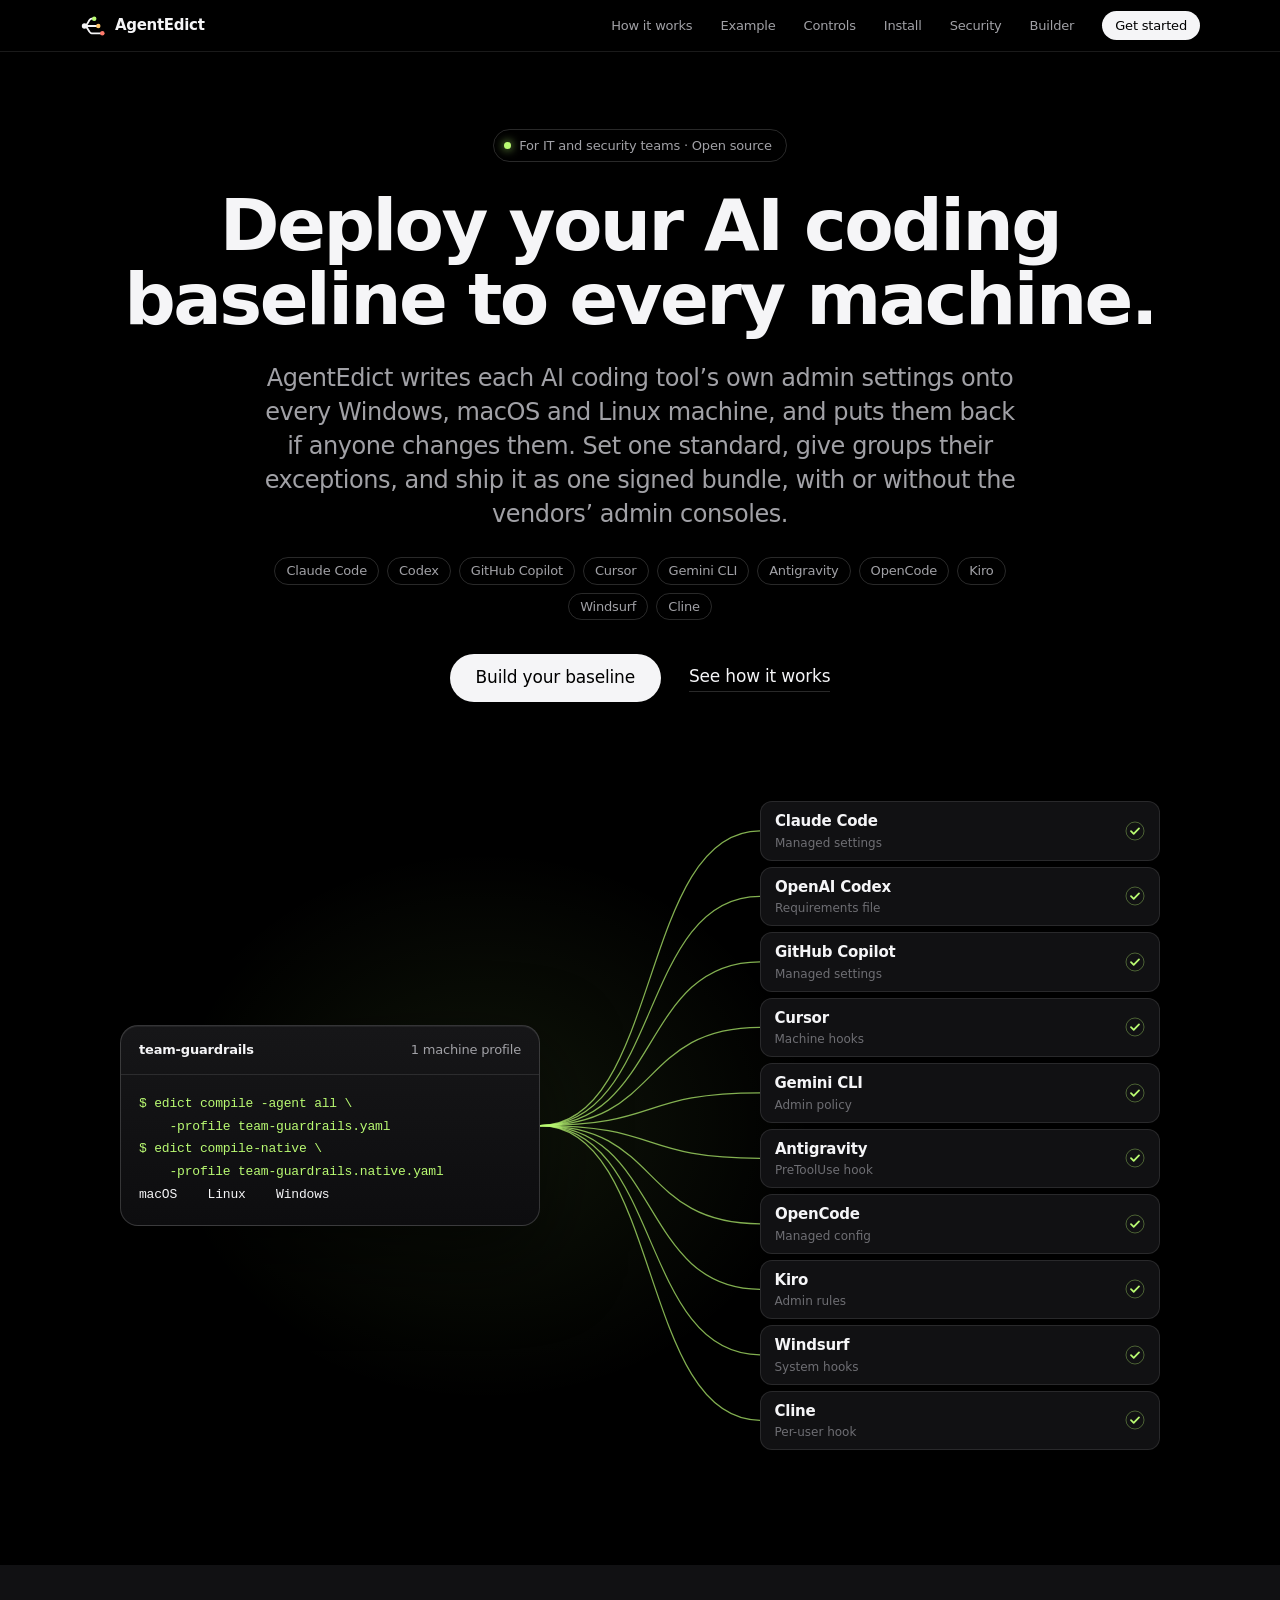
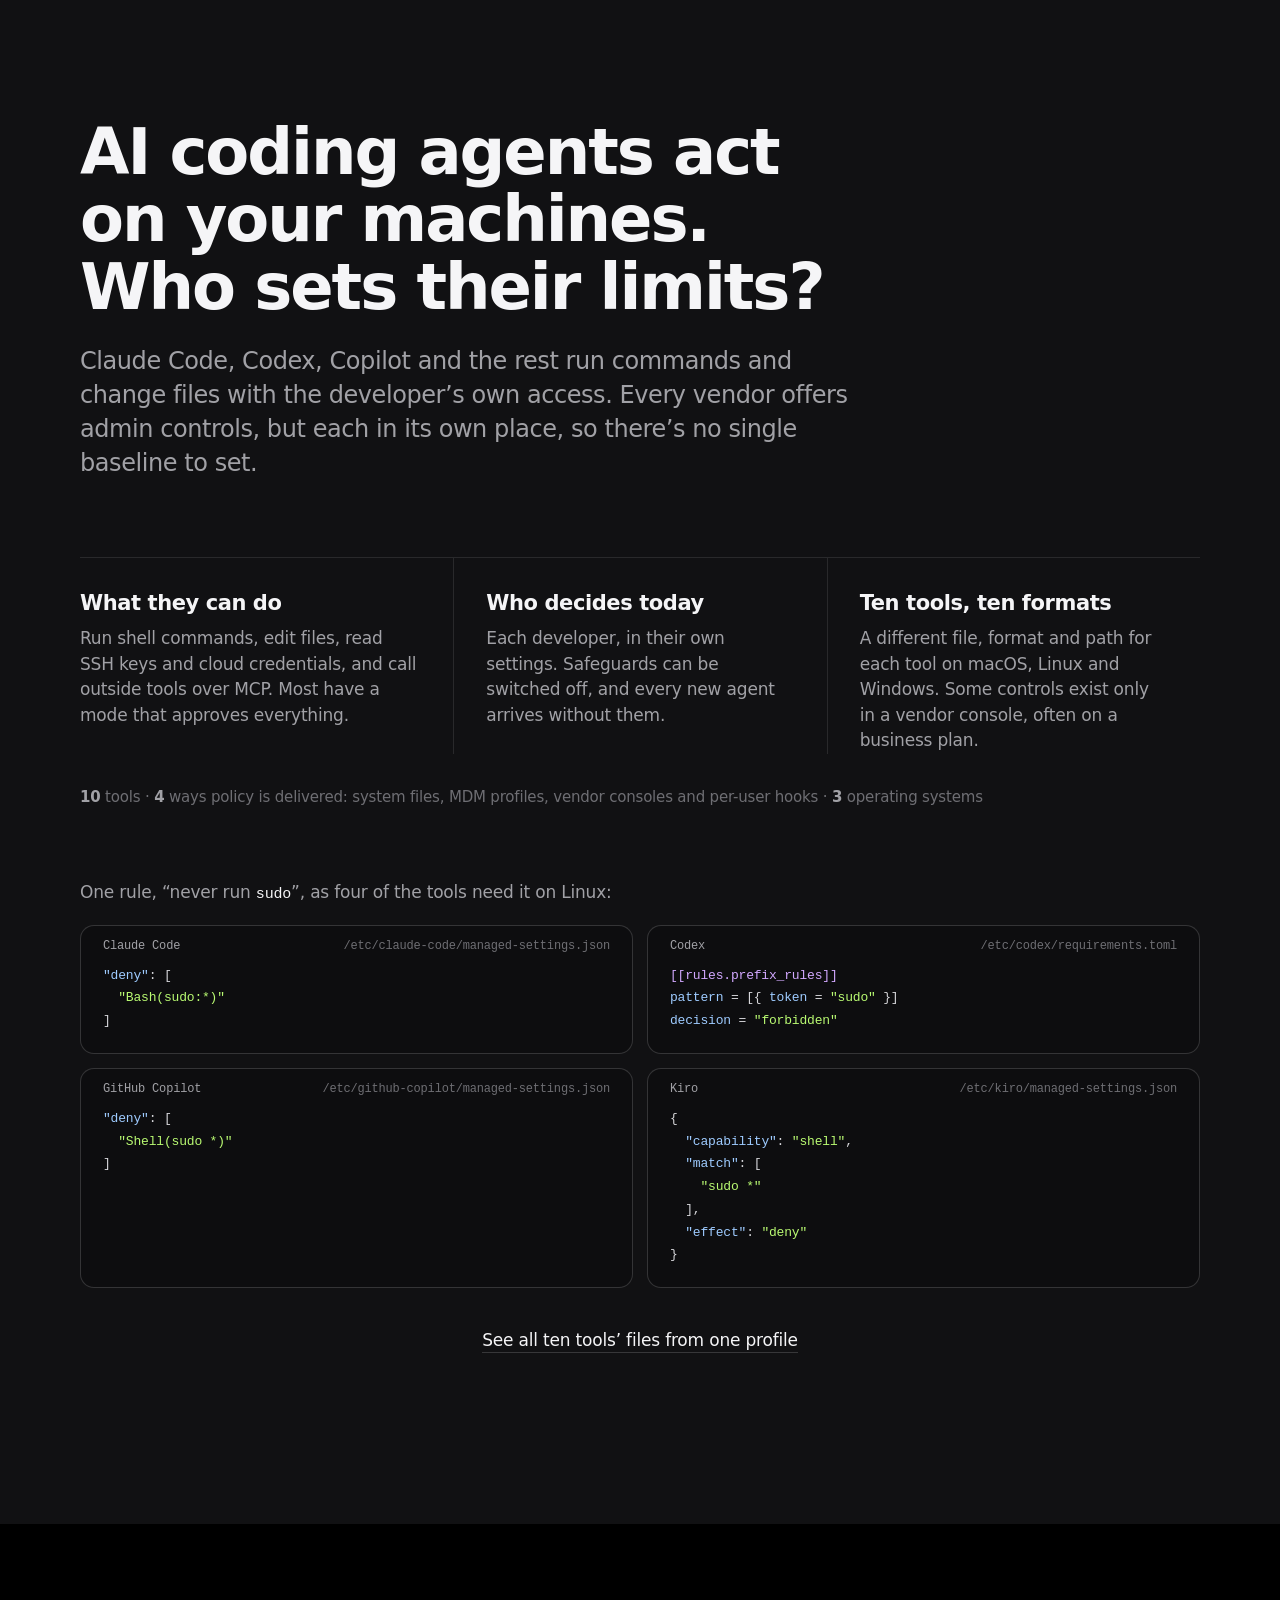
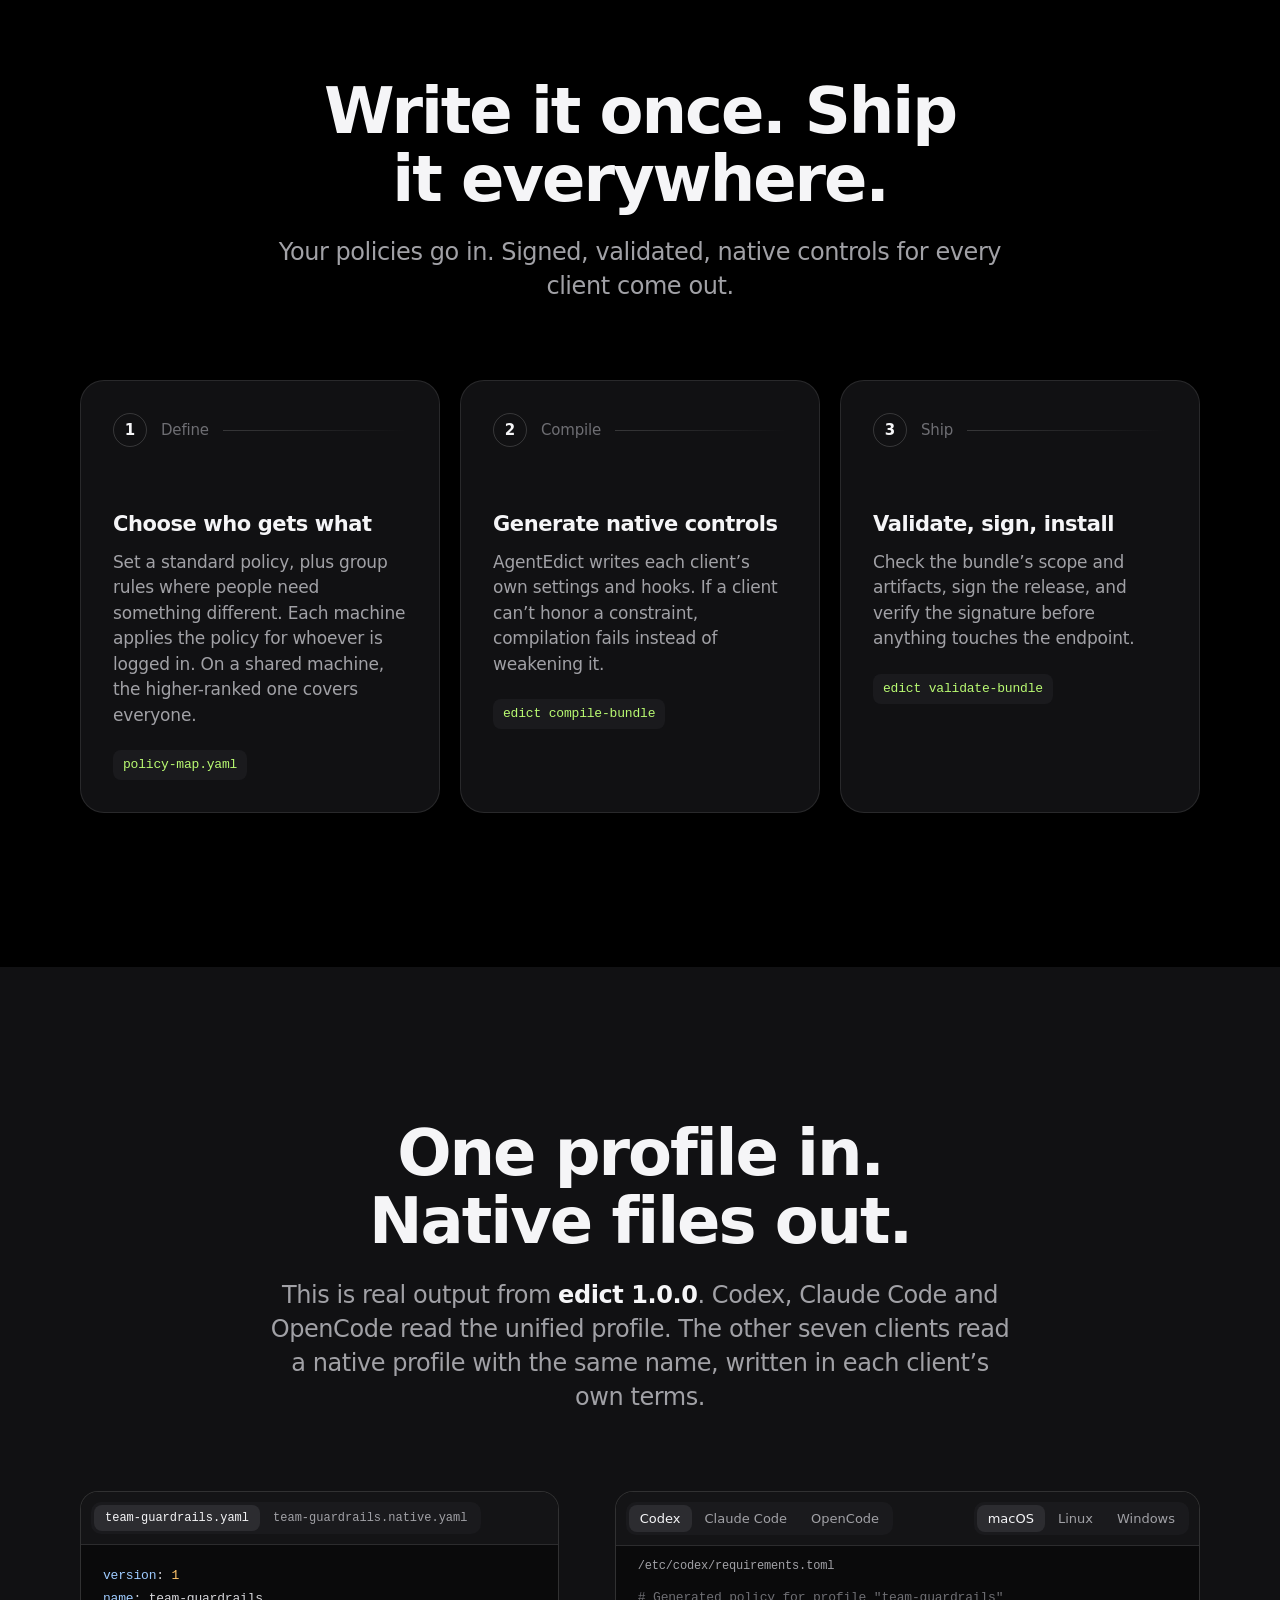
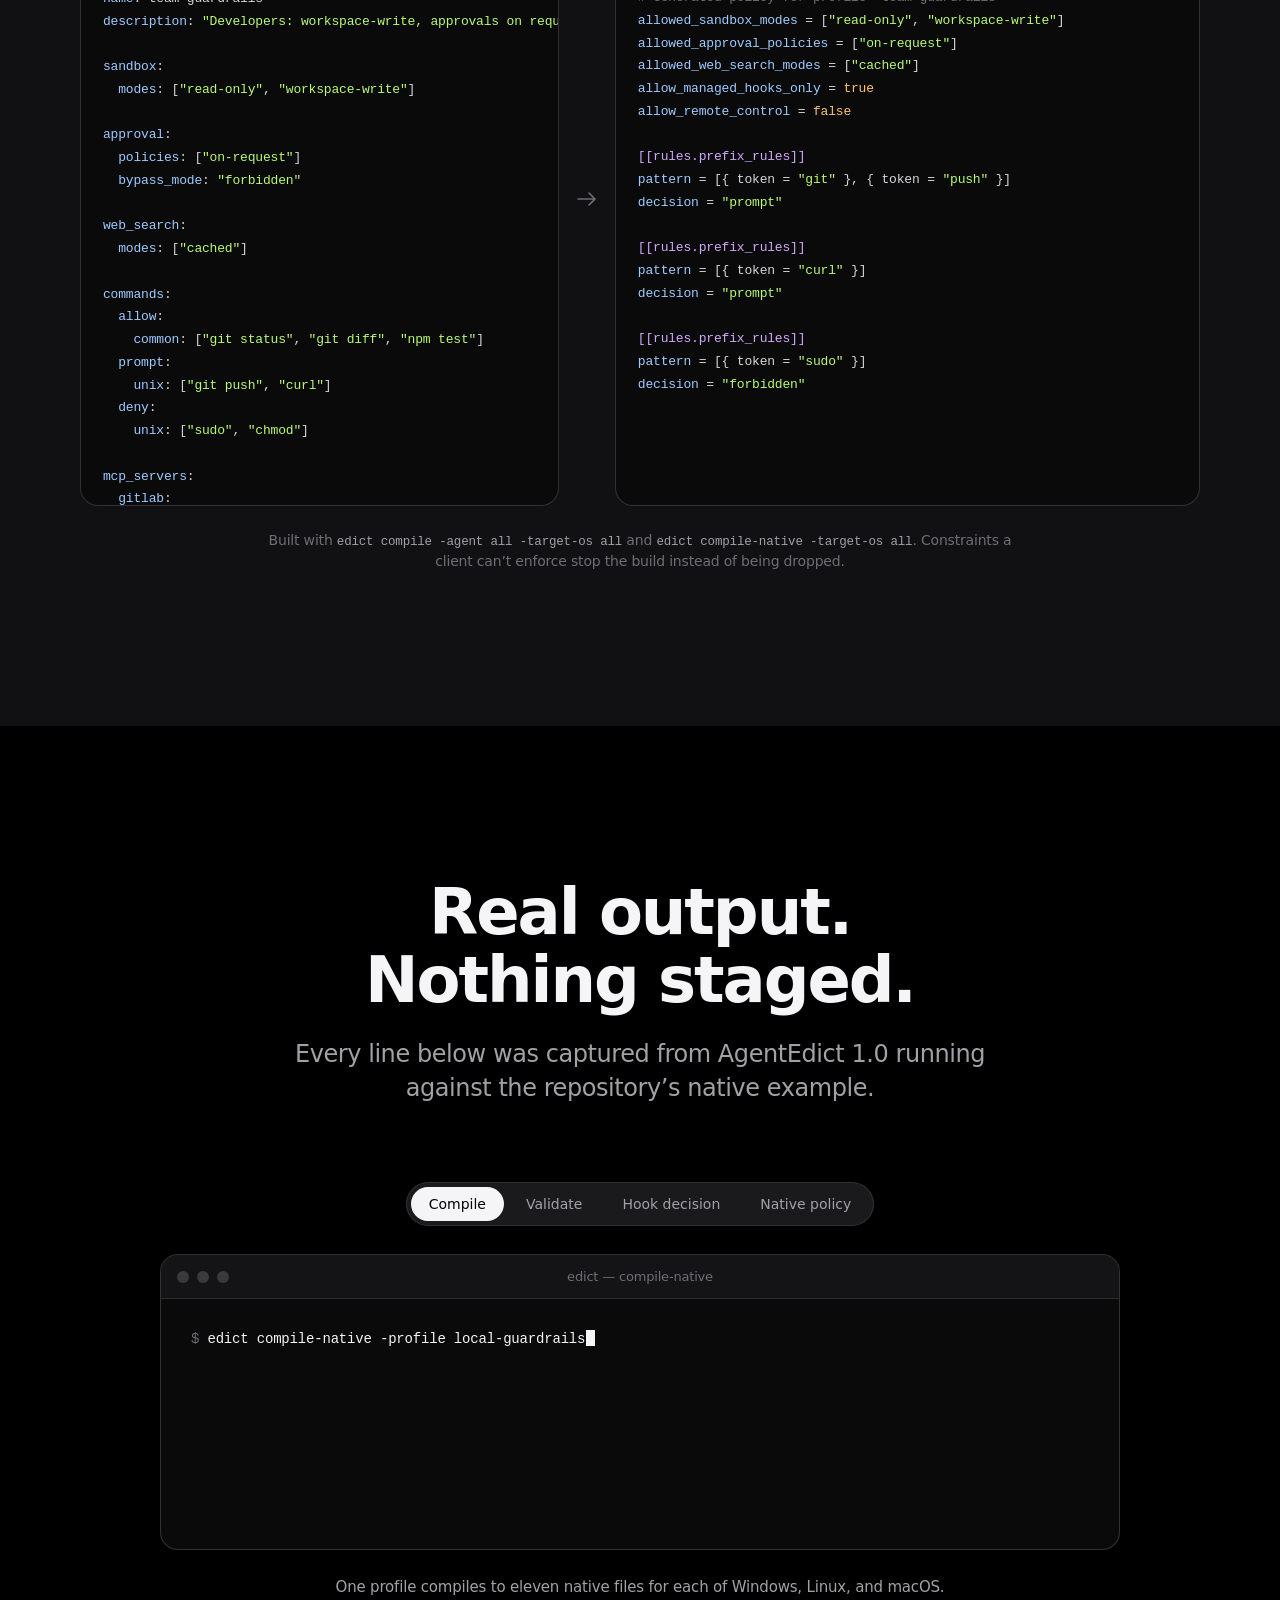
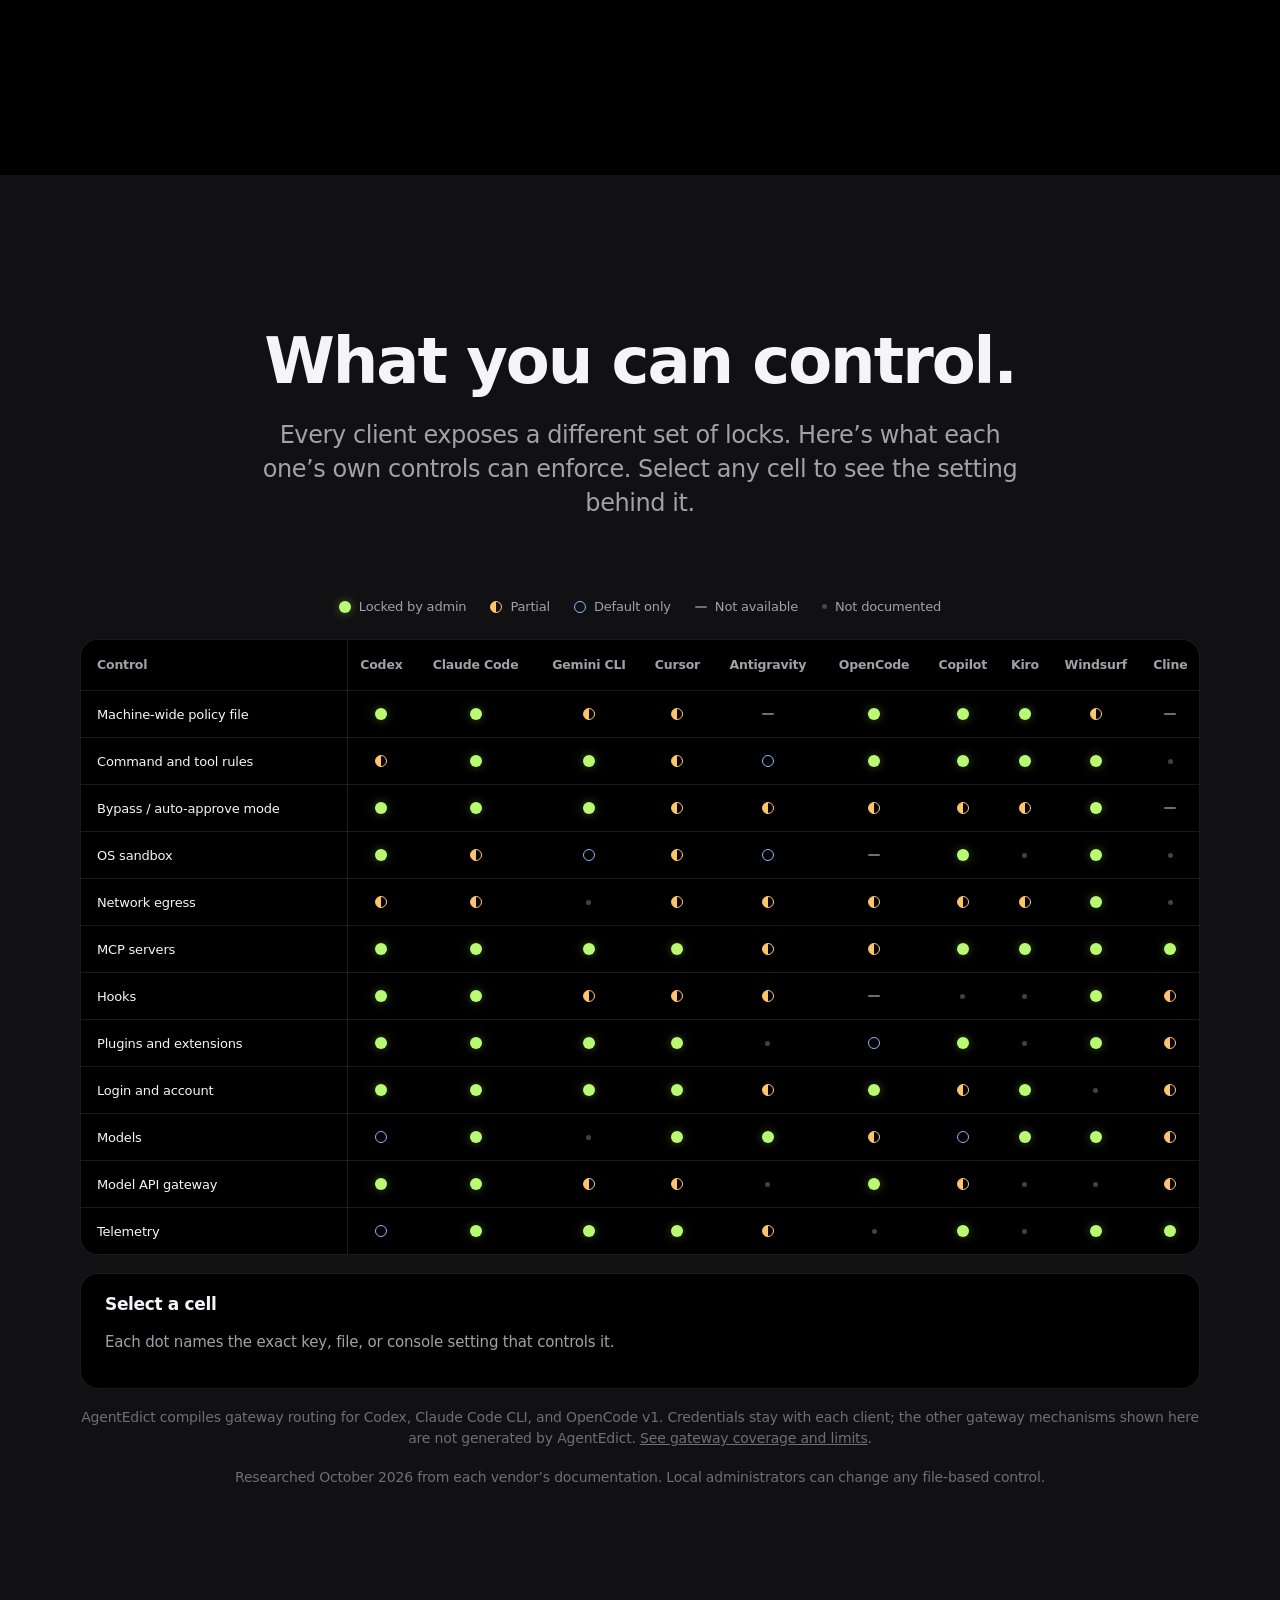
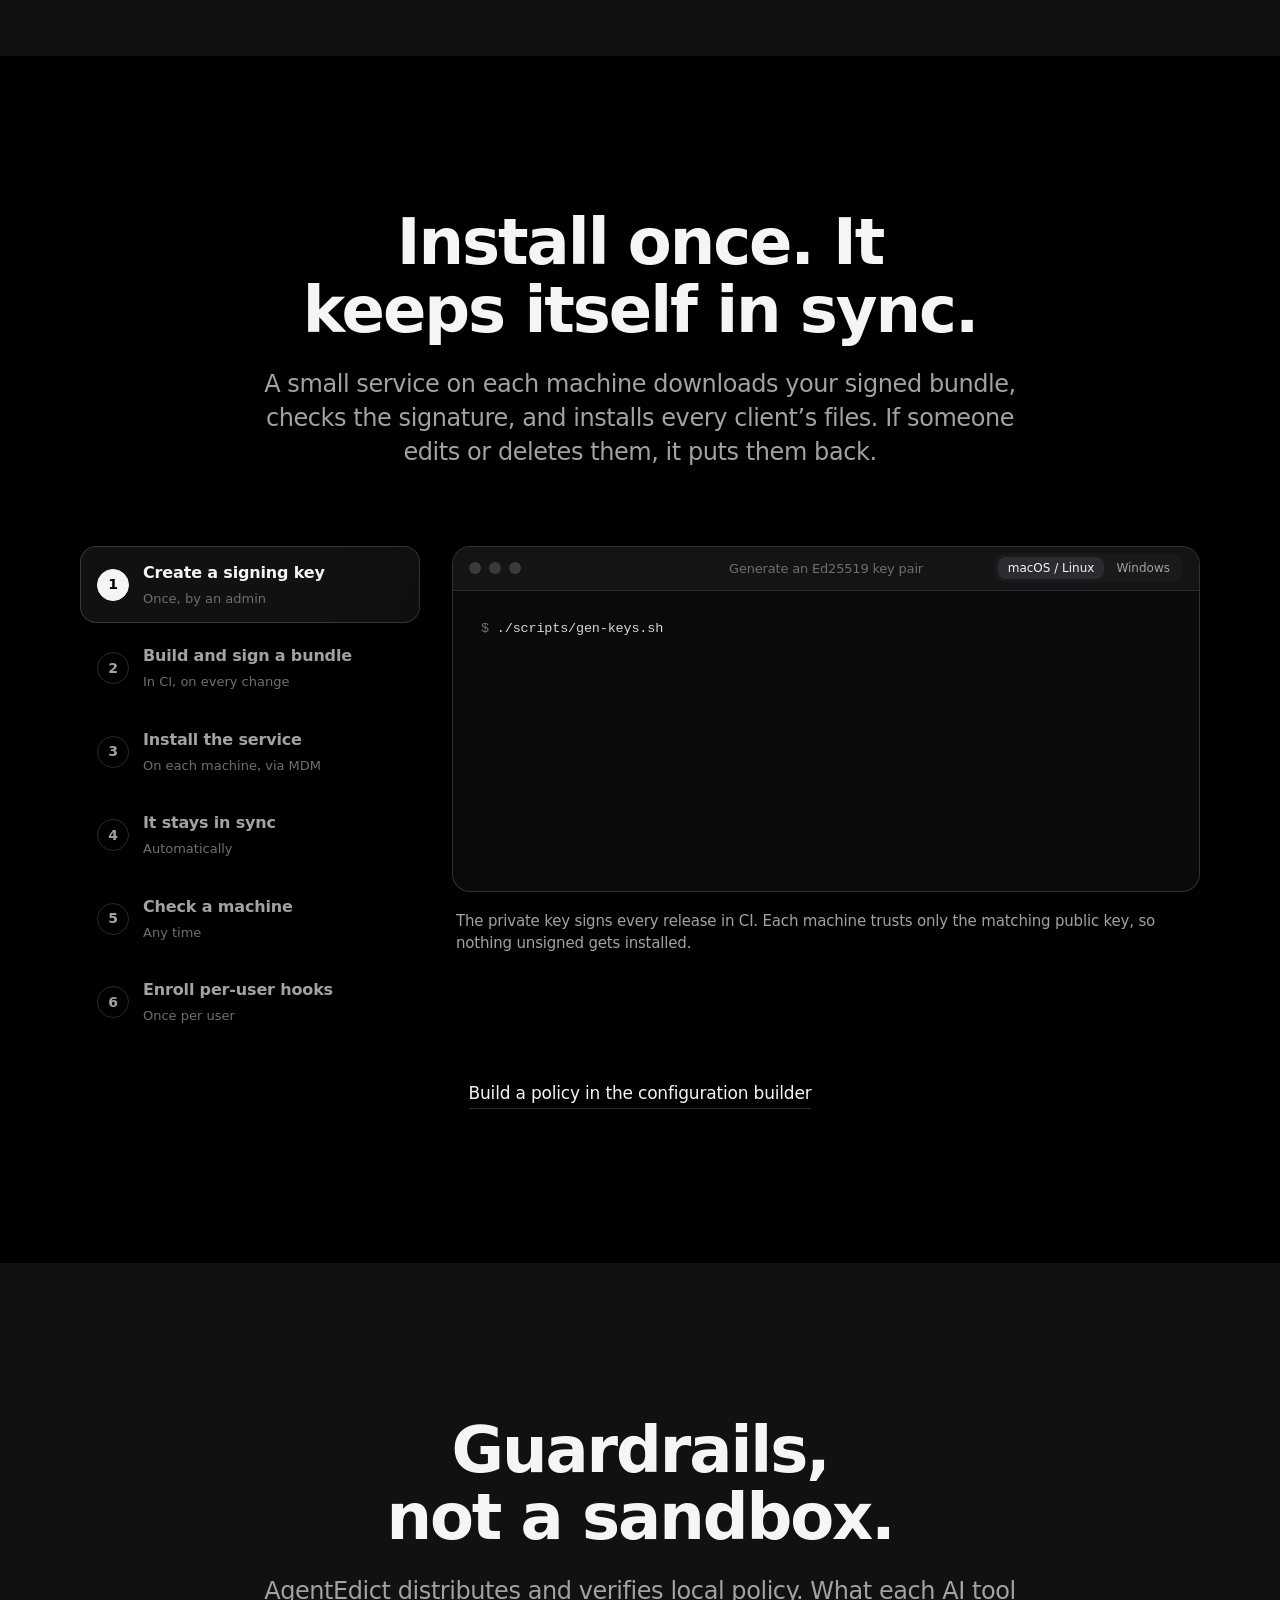
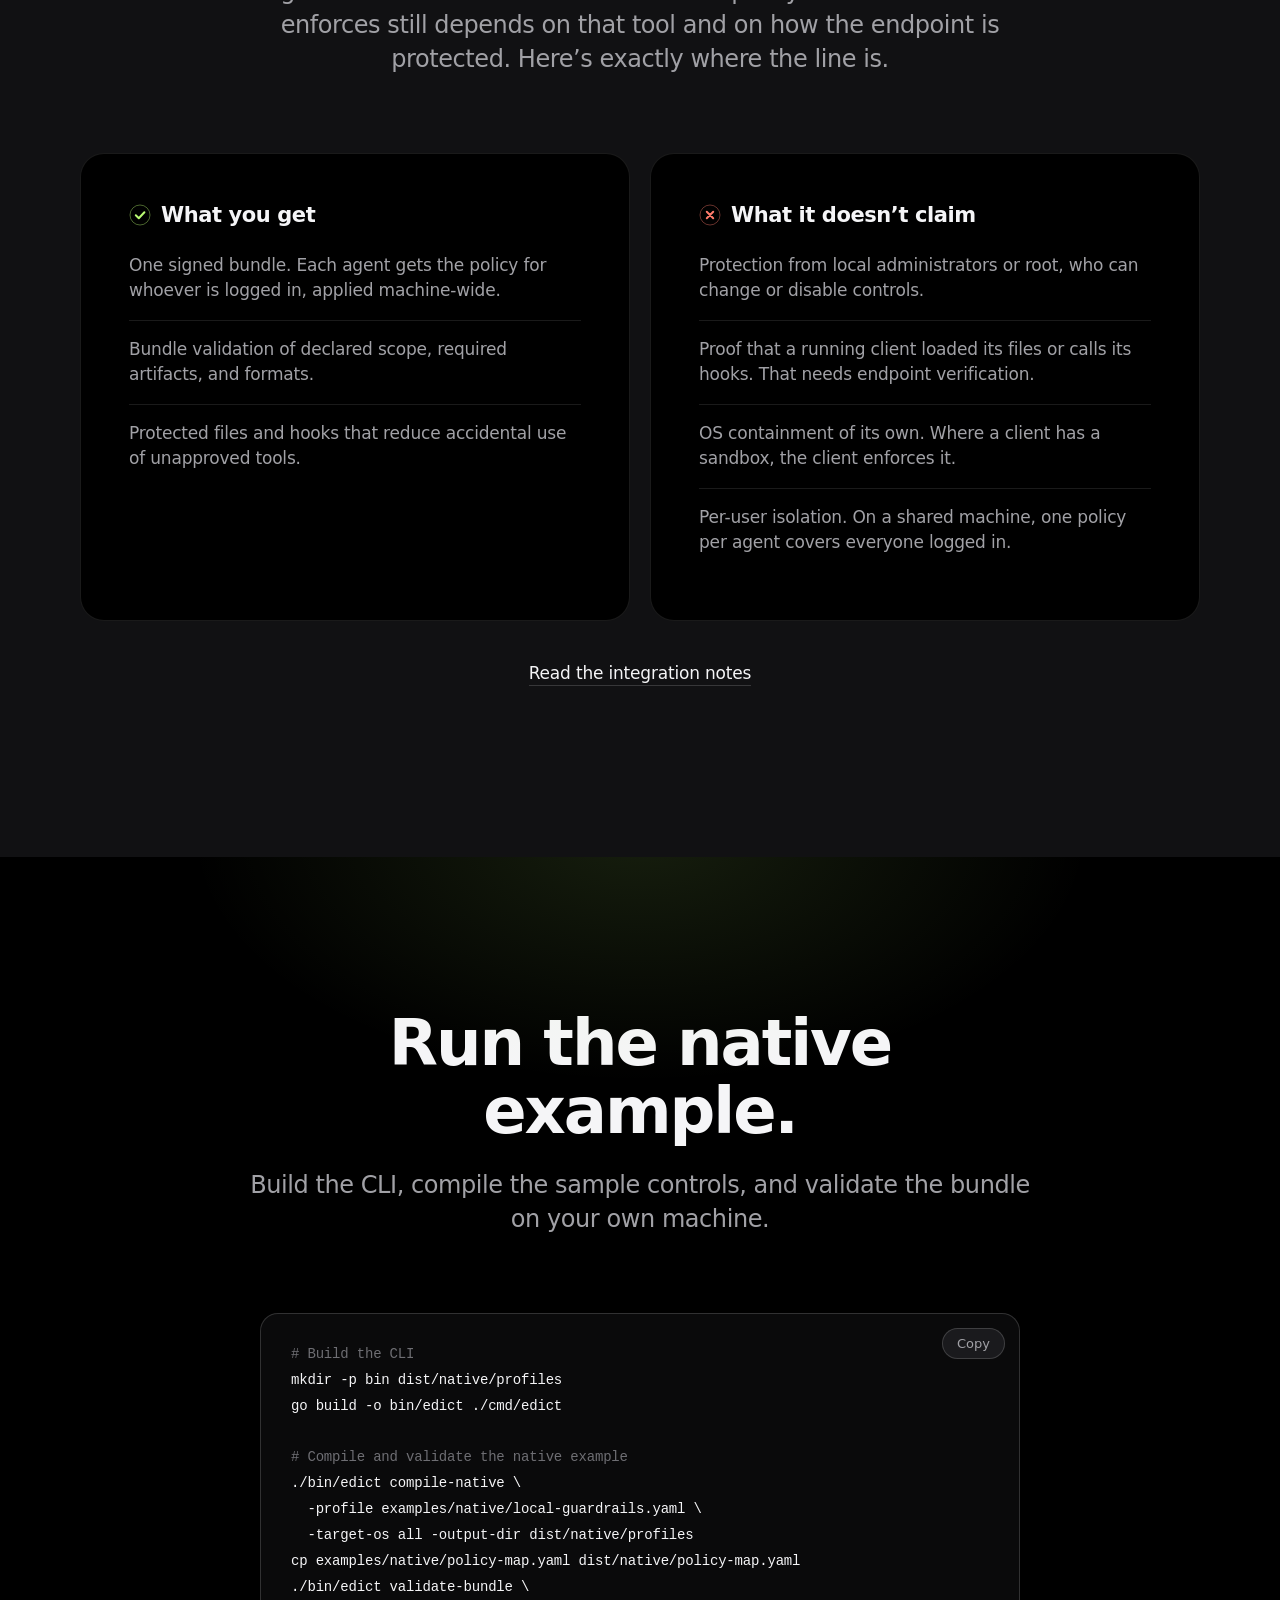
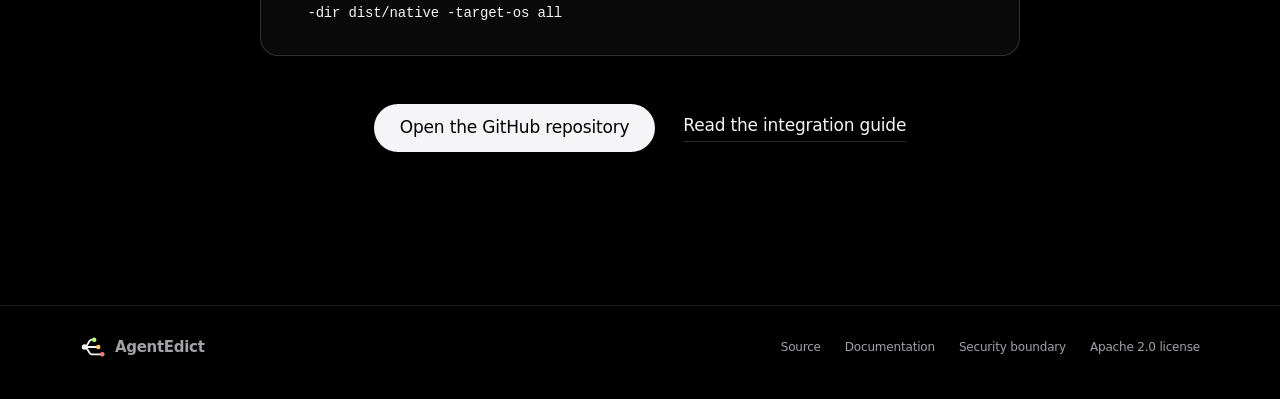
<file: public/index.html>
<!doctype html>
<html lang="en">
<head>
  <meta charset="utf-8">
  <meta name="viewport" content="width=device-width, initial-scale=1">
  <meta name="theme-color" content="#000000">
  <meta name="color-scheme" content="dark">
  <meta name="description" content="AgentEdict deploys your AI coding baseline to every machine. It writes the admin settings for Claude Code, Codex, GitHub Copilot, Cursor, Gemini CLI, Antigravity, OpenCode, Kiro, Windsurf and Cline on Windows, macOS and Linux, and puts them back if anyone changes them. Open source.">
  <link rel="icon" href="assets/favicon.svg" type="image/svg+xml">
  <link rel="icon" href="assets/favicon-32.png" sizes="32x32" type="image/png">
  <link rel="apple-touch-icon" href="assets/apple-touch-icon.png">
  <title>AgentEdict — Deploy your AI coding baseline to every machine</title>
  <style>
    :root {
      --bg: #000;
      --surface: #111113;
      --surface-2: #1a1a1d;
      --text: #f5f5f7;
      --text-2: #a1a1a6;
      --text-3: #6e6e73;
      --line: rgba(255,255,255,.1);
      --line-2: rgba(255,255,255,.16);
      --allow: #b9fa72;
      --deny: #ff7a6b;
      --hook: #ffc56b;
      --max: 1120px;
      --sans: -apple-system, BlinkMacSystemFont, "SF Pro Display", "SF Pro Text", "Segoe UI Variable Display", "Segoe UI", system-ui, Roboto, "Helvetica Neue", sans-serif;
      --mono: ui-monospace, "SF Mono", SFMono-Regular, "Cascadia Code", Menlo, Consolas, monospace;
      --ease: cubic-bezier(.22,.61,.36,1);
    }
    *, *::before, *::after { box-sizing: border-box; }
    html { scroll-behavior: smooth; -webkit-text-size-adjust: 100%; }
    body { margin: 0; background: var(--bg); color: var(--text); font: 17px/1.5 var(--sans); letter-spacing: -.011em; -webkit-font-smoothing: antialiased; -moz-osx-font-smoothing: grayscale; }
    a { color: inherit; }
    ::selection { background: var(--allow); color: #000; }
    :focus-visible { outline: 2px solid var(--allow); outline-offset: 3px; border-radius: 6px; }
    .wrap { width: min(var(--max), calc(100% - 48px)); margin-inline: auto; }
    section { scroll-margin-top: 52px; }

    /* Nav */
    .nav { position: sticky; top: 0; z-index: 50; height: 52px; background: rgba(0,0,0,.72); -webkit-backdrop-filter: saturate(180%) blur(20px); backdrop-filter: saturate(180%) blur(20px); border-bottom: 1px solid var(--line); }
    .nav .wrap { height: 100%; display: flex; align-items: center; justify-content: space-between; gap: 24px; }
    .brand { display: inline-flex; align-items: center; gap: 9px; font-size: 15px; font-weight: 600; letter-spacing: -.02em; text-decoration: none; }
    .mark { width: 26px; height: 26px; flex: none; }
    .nav-links { display: flex; align-items: center; gap: 28px; font-size: 13px; }
    .nav-links a { color: var(--text-2); text-decoration: none; transition: color .2s; }
    .nav-links a:hover { color: var(--text); }
    .nav-links .pill-sm { color: #000; background: var(--text); padding: 5px 13px; border-radius: 980px; font-weight: 500; }
    .nav-links .pill-sm:hover { color: #000; background: #fff; }

    /* Buttons */
    .actions { display: flex; flex-wrap: wrap; align-items: center; justify-content: center; gap: 14px 28px; }
    .pill { display: inline-flex; align-items: center; justify-content: center; min-height: 48px; padding: 0 26px; border-radius: 980px; background: var(--text); color: #000; font-size: 17px; font-weight: 500; text-decoration: none; transition: background .2s, transform .2s var(--ease); }
    .pill:hover { background: #fff; transform: scale(1.02); }
    .link { color: var(--text); font-size: 17px; text-decoration: none; border-bottom: 1px solid var(--line-2); padding-bottom: 2px; transition: border-color .2s; }
    .link:hover { border-color: var(--text); }
    .inst-more { margin-top: 40px; }

    /* Type */
    h1, h2, h3 { margin: 0; font-weight: 700; text-wrap: balance; }
    .lede { text-wrap: pretty; }
    h1 { font-size: clamp(44px, 7.4vw, 88px); line-height: 1.03; letter-spacing: -.035em; }
    h2 { font-size: clamp(36px, 5.4vw, 64px); line-height: 1.06; letter-spacing: -.032em; }
    h3 { font-size: 21px; line-height: 1.25; letter-spacing: -.02em; font-weight: 600; }
    .lede { color: var(--text-2); font-size: clamp(19px, 2vw, 24px); line-height: 1.42; letter-spacing: -.018em; font-weight: 400; }
    .lede strong { color: var(--text); font-weight: 600; }
    .center { text-align: center; }
    .center .lede { margin-inline: auto; }

    /* Hero */
    .hero { padding: clamp(40px, 6vw, 80px) 0 clamp(64px, 9vw, 112px); text-align: center; overflow: hidden; }
    .tag { display: inline-flex; align-items: center; gap: 8px; margin-bottom: 26px; padding: 6px 14px 6px 10px; border: 1px solid var(--line-2); border-radius: 980px; color: var(--text-2); font-size: 13px; text-decoration: none; transition: border-color .2s, color .2s; }
    .tag:hover { color: var(--text); border-color: rgba(255,255,255,.32); }
    .tag i { width: 7px; height: 7px; border-radius: 50%; background: var(--allow); box-shadow: 0 0 10px var(--allow); }
    .hero h1 { max-width: 1080px; margin: 0 auto; font-size: clamp(40px, 6vw, 72px); }
    .hero .lede { max-width: 760px; margin: 24px auto 26px; }
    .tools { display: flex; flex-wrap: wrap; justify-content: center; gap: 8px; max-width: 760px; margin: 0 auto 34px; padding: 0; list-style: none; }
    .tools li { padding: 3px 11px; border: 1px solid var(--line-2); border-radius: 980px; color: var(--text-2); font-size: 13px; }

    /* Fan-out */
    .fan { position: relative; display: grid; grid-template-columns: minmax(0, 1.05fr) minmax(90px, .55fr) minmax(0, 1fr); align-items: stretch; max-width: 1040px; margin: clamp(64px, 8vw, 96px) auto 0; text-align: left; }
    .fan::before { content: ""; position: absolute; inset: -10% 20% -10% -10%; z-index: -1; background: radial-gradient(closest-side, rgba(185,250,114,.09), transparent 70%); pointer-events: none; }
    .src { align-self: center; border: 1px solid var(--line-2); border-radius: 18px; background: linear-gradient(180deg, #161618, #0d0d0f); box-shadow: 0 30px 80px rgba(0,0,0,.6), inset 0 1px 0 rgba(255,255,255,.06); overflow: hidden; }
    .src-head { display: flex; align-items: center; justify-content: space-between; padding: 14px 18px; border-bottom: 1px solid var(--line); font-size: 13px; color: var(--text-2); }
    .src-head b { color: var(--text); font-weight: 600; }
    .src pre { margin: 0; padding: 18px; font: 13px/1.75 var(--mono); color: var(--text-2); white-space: pre-wrap; word-break: break-word; }
    .src .c { color: var(--allow); }
    .src .o { color: var(--text); }
    .lines-box { position: relative; min-width: 0; }
    .lines { position: absolute; inset: 0; width: 100%; height: 100%; overflow: visible; }
    .lines path { fill: none; stroke: rgba(185,250,114,.7); stroke-width: 1.25; stroke-dasharray: 1; stroke-dashoffset: 1; }
    .targets { list-style: none; margin: 0; padding: 0; display: grid; grid-template-rows: repeat(10, 1fr); }
    .targets li { display: flex; align-items: center; justify-content: space-between; gap: 12px; margin: 3px 0; padding: 8px 14px; border: 1px solid var(--line); border-radius: 12px; background: var(--surface); opacity: .25; transform: translateX(-6px); }
    .targets .name { font-size: 15px; font-weight: 600; letter-spacing: -.015em; }
    .targets .via { display: block; color: var(--text-3); font-size: 12px; font-weight: 400; letter-spacing: 0; margin-top: 1px; }
    .ok { width: 20px; height: 20px; flex: none; color: var(--allow); opacity: 0; transform: scale(.6); }
    .play .lines path { animation: draw 1s var(--ease) forwards; animation-delay: calc(.35s + var(--i) * .06s); }
    .play .targets li { animation: lift .6s var(--ease) forwards; animation-delay: calc(.85s + var(--i) * .06s); }
    .play .ok { animation: pop .45s var(--ease) forwards; animation-delay: calc(1.1s + var(--i) * .06s); }
    @keyframes draw { to { stroke-dashoffset: 0; } }
    @keyframes lift { to { opacity: 1; transform: none; } }
    @keyframes pop { to { opacity: 1; transform: none; } }
    .fan-note { margin: 22px 0 0; color: var(--text-3); font-size: 13px; text-align: center; }

    /* Sections */
    .sec { padding: clamp(88px, 12vw, 160px) 0; }
    .sec.alt { background: var(--surface); }
    .sec-head { max-width: 780px; margin-bottom: clamp(48px, 6vw, 80px); }
    .sec-head.center { margin-inline: auto; }
    .sec-head .lede { margin-top: 22px; }

    /* Problem */
    .trio { display: grid; grid-template-columns: repeat(3, 1fr); gap: 0; border-top: 1px solid var(--line); }
    .trio div { padding: 32px 32px 0 0; }
    .trio div + div { padding-left: 32px; border-left: 1px solid var(--line); }
    .trio p { margin: 10px 0 0; color: var(--text-2); font-size: 17px; }
    .stats { margin: 32px 0 0; color: var(--text-3); font-size: 15px; }
    .stats b { color: var(--text-2); font-weight: 600; }
    .ways { margin-top: clamp(48px, 6vw, 72px); }
    .ways-head { margin: 0 0 18px; color: var(--text-2); font-size: 17px; }
    .ways-head code { font-family: var(--mono); font-size: 15px; color: var(--text); }
    .ways-grid { display: grid; grid-template-columns: repeat(2, minmax(0, 1fr)); gap: 14px; }
    .way { min-width: 0; border: 1px solid var(--line-2); border-radius: 14px; background: #0d0d0f; overflow: hidden; }
    .way .file-head { flex-wrap: wrap; }
    .way .file-head b { flex: none; word-break: normal; }
    .way .file-head span { min-width: 0; text-align: right; }
    .way .code-view { padding-top: 10px; max-height: none; }

    /* Steps */
    .steps { display: grid; grid-template-columns: repeat(3, 1fr); gap: 20px; counter-reset: s; }
    .step { position: relative; padding: 32px; border-radius: 24px; background: var(--surface); border: 1px solid var(--line); }
    .step-n { display: flex; align-items: center; gap: 14px; margin-bottom: 64px; color: var(--text-3); font-size: 15px; font-weight: 500; }
    .step-n b { display: grid; place-items: center; width: 34px; height: 34px; border-radius: 50%; border: 1px solid var(--line-2); color: var(--text); font-weight: 600; }
    .step-n::after { content: ""; flex: 1; height: 1px; background: linear-gradient(90deg, var(--line-2), transparent); }
    .step p { margin: 12px 0 22px; color: var(--text-2); font-size: 17px; }
    .step code { display: inline-block; padding: 6px 10px; border-radius: 8px; background: var(--surface-2); color: var(--allow); font: 13px/1.4 var(--mono); }

    /* Terminal showcase */
    .tabs { display: inline-flex; flex-wrap: wrap; justify-content: center; gap: 4px; padding: 4px; margin: 0 auto 28px; border-radius: 980px; background: var(--surface-2); border: 1px solid var(--line); }
    .tabs button { appearance: none; border: 0; padding: 9px 18px; border-radius: 980px; background: transparent; color: var(--text-2); font: 500 14px var(--sans); cursor: pointer; transition: color .2s, background .25s var(--ease); }
    .tabs button:hover { color: var(--text); }
    .tabs button[aria-selected="true"] { background: var(--text); color: #000; }
    .tabs-wrap { text-align: center; }
    .term { max-width: 960px; margin: 0 auto; border-radius: 18px; border: 1px solid var(--line-2); background: #0a0a0b; box-shadow: 0 40px 100px rgba(0,0,0,.7), inset 0 1px 0 rgba(255,255,255,.05); overflow: hidden; text-align: left; }
    .term-bar { position: relative; display: flex; align-items: center; height: 44px; padding: 0 16px; border-bottom: 1px solid var(--line); background: #141416; }
    .dots { display: flex; gap: 8px; }
    .dots i { width: 12px; height: 12px; border-radius: 50%; background: #3a3a3d; }
    .term-title { position: absolute; inset: 0; display: grid; place-items: center; color: var(--text-3); font-size: 13px; pointer-events: none; }
    .term-body { margin: 0; min-height: 250px; padding: 28px 30px 32px; font: 14px/1.85 var(--mono); color: #d6d6da; white-space: pre-wrap; word-break: break-word; overflow-x: auto; }
    .term-body .p { color: var(--text-3); user-select: none; }
    .term-body .cmd { color: var(--text); }
    .term-body .ok { color: var(--allow); opacity: 1; transform: none; width: auto; height: auto; display: inline; }
    .term-body .deny { color: var(--deny); }
    .term-body .k { color: #9ecbff; }
    .term-body .s { color: var(--allow); }
    .caret { display: inline-block; width: .6em; height: 1.15em; margin-left: 1px; vertical-align: -.2em; background: var(--text); animation: blink 1s steps(1) infinite; }
    @keyframes blink { 50% { opacity: 0; } }
    .term-cap { max-width: 640px; margin: 26px auto 0; color: var(--text-2); font-size: 15px; text-align: center; min-height: 3em; }

    /* Clients */
    .clients { border-top: 1px solid var(--line); }
    .client { display: grid; grid-template-columns: 220px 1fr 1fr; gap: 32px; padding: 30px 0; border-bottom: 1px solid var(--line); }
    .client h3 { font-size: 21px; }
    .chip { display: inline-flex; align-items: center; gap: 7px; margin-top: 8px; color: var(--text-2); font-size: 13px; }
    .chip::before { content: ""; width: 7px; height: 7px; border-radius: 50%; background: var(--allow); }
    .chip.hook::before { background: var(--hook); }
    .client p { margin: 0; color: var(--text-2); font-size: 16px; }
    .client p.does { color: var(--text); }
    .client .limit { color: var(--text-3); }
    .client .limit::before { content: "Limit  "; color: var(--text-2); font-weight: 500; white-space: pre; }
    .legend { display: flex; gap: 22px; margin-top: 22px; }

    /* Boundary */
    .split { display: grid; grid-template-columns: 1fr 1fr; gap: 20px; }
    .panel { padding: clamp(28px, 4vw, 48px); border-radius: 24px; border: 1px solid var(--line); background: var(--bg); }
    .panel h3 { display: flex; align-items: center; gap: 10px; margin-bottom: 24px; }
    .panel h3 svg { width: 22px; height: 22px; }
    .panel ul { list-style: none; margin: 0; padding: 0; }
    .panel li { padding: 16px 0; border-top: 1px solid var(--line); color: var(--text-2); font-size: 17px; }
    .panel li:first-child { border-top: 0; padding-top: 0; }
    .yes h3 svg { color: var(--allow); }
    .no h3 svg { color: var(--deny); }
    .more { margin-top: 40px; text-align: center; }

    /* Start */
    .start { position: relative; overflow: hidden; }
    .start::before { content: ""; position: absolute; left: 50%; top: 0; width: 900px; height: 500px; transform: translate(-50%, -55%); background: radial-gradient(closest-side, rgba(185,250,114,.12), transparent); pointer-events: none; }
    .code { position: relative; max-width: 760px; margin: 0 auto 48px; border-radius: 18px; border: 1px solid var(--line-2); background: #0a0a0b; text-align: left; }
    .code pre { margin: 0; padding: 28px 30px; overflow-x: auto; font: 14px/1.85 var(--mono); color: var(--text); }
    .code .cm { color: var(--text-3); }
    .copy { position: absolute; top: 14px; right: 14px; padding: 7px 14px; border: 1px solid var(--line-2); border-radius: 980px; background: var(--surface-2); color: var(--text-2); font: 500 13px var(--sans); cursor: pointer; transition: color .2s, border-color .2s; }
    .copy:hover { color: var(--text); border-color: rgba(255,255,255,.3); }


    /* Example: YAML to native files */
    .xform { display: grid; grid-template-columns: minmax(0, .9fr) 56px minmax(0, 1.1fr); align-items: stretch; }
    .pane { min-width: 0; display: flex; flex-direction: column; border: 1px solid var(--line-2); border-radius: 18px; background: #0a0a0b; overflow: hidden; }
    .pane-bar { display: flex; flex-wrap: wrap; align-items: center; justify-content: space-between; gap: 10px; padding: 10px; border-bottom: 1px solid var(--line); background: #141416; }
    .seg { display: inline-flex; flex-wrap: wrap; gap: 2px; padding: 3px; border-radius: 10px; background: var(--surface-2); }
    .seg button { appearance: none; border: 0; padding: 6px 11px; border-radius: 8px; background: transparent; color: var(--text-2); font: 500 13px var(--sans); cursor: pointer; transition: color .2s, background .2s; }
    .seg button:hover { color: var(--text); }
    .seg button[aria-selected="true"] { background: #2c2c30; color: var(--text); }
    .seg.files button { font-family: var(--mono); font-size: 12px; }
    .code-view { margin: 0; padding: 20px 22px; overflow: auto; max-height: 560px; font: 13px/1.75 var(--mono); color: #d6d6da; white-space: pre; tab-size: 2; }
    .code-view .k { color: #9ecbff; } .code-view .s { color: var(--allow); } .code-view .n { color: var(--hook); } .code-view .c { color: var(--text-3); } .code-view .h { color: #d2a8ff; }
    .file + .file { border-top: 1px solid var(--line); }
    .file-head { display: flex; align-items: center; justify-content: space-between; gap: 10px; padding: 12px 22px 0; color: var(--text-3); font: 12px/1.4 var(--mono); word-break: break-all; }
    .file-head b { color: var(--text-2); font-weight: 500; }
    .file-head .who { flex: none; padding: 2px 8px; border-radius: 980px; border: 1px solid var(--line-2); font-family: var(--sans); color: var(--hook); }
    .file .code-view { max-height: 420px; padding-top: 12px; }
    .xarrow { display: grid; place-items: center; color: var(--text-3); }
    .xarrow svg { width: 28px; height: 28px; }
    .xform-note { max-width: 760px; margin: 24px auto 0; color: var(--text-3); font-size: 14px; text-align: center; }
    .xform-note code { font: 12.5px var(--mono); color: var(--text-2); }

    /* Controls matrix */
    .mx-wrap { overflow-x: auto; border: 1px solid var(--line); border-radius: 18px; background: var(--bg); }
    .mx { width: 100%; min-width: 980px; border-collapse: collapse; font-size: 13px; }
    .mx th, .mx td { padding: 0; border-bottom: 1px solid var(--line); text-align: center; }
    .mx thead th { padding: 16px 6px; color: var(--text-2); font-weight: 600; font-size: 12.5px; white-space: nowrap; }
    .mx tbody th { position: sticky; left: 0; z-index: 1; padding: 0 16px; background: var(--bg); text-align: left; font-weight: 500; white-space: nowrap; border-right: 1px solid var(--line); }
    .mx thead th:first-child { position: sticky; left: 0; z-index: 2; background: var(--bg); text-align: left; padding-left: 16px; border-right: 1px solid var(--line); }
    .mx tbody tr:last-child > * { border-bottom: 0; }
    .gl { appearance: none; display: grid; place-items: center; width: 100%; height: 46px; border: 0; background: transparent; cursor: pointer; transition: background .15s; }
    .gl:hover, .gl[aria-pressed="true"] { background: var(--surface-2); }
    .gl i { display: block; width: 12px; height: 12px; border-radius: 50%; }
    .gl.lock i { background: var(--allow); box-shadow: 0 0 10px rgba(185,250,114,.35); }
    .gl.part i { background: linear-gradient(90deg, var(--hook) 50%, transparent 50%); border: 1.5px solid var(--hook); }
    .gl.def i { border: 1.5px solid #8fb4ff; }
    .gl.none i { width: 12px; height: 2px; border-radius: 1px; background: var(--text-3); }
    .gl.unk i { width: 5px; height: 5px; background: var(--text-3); opacity: .6; }
    .mx-key { display: flex; flex-wrap: wrap; justify-content: center; gap: 10px 24px; margin: 0 0 22px; color: var(--text-2); font-size: 13px; }
    .mx-key span { display: inline-flex; align-items: center; gap: 8px; }
    .mx-key .gl { width: auto; height: auto; cursor: default; }
    .mx-detail { min-height: 92px; margin-top: 18px; padding: 20px 24px; border: 1px solid var(--line); border-radius: 18px; background: var(--bg); color: var(--text-2); font-size: 15px; }
    .mx-detail h3 { color: var(--text); font-size: 17px; margin-bottom: 6px; }
    .mx-detail code { font: 13px var(--mono); color: var(--text); background: var(--surface-2); padding: 1px 5px; border-radius: 5px; overflow-wrap: anywhere; }
    .mx-note { margin-top: 18px; color: var(--text-3); font-size: 14px; text-align: center; }
    @media (max-width: 900px) {
      .xform { grid-template-columns: 1fr; }
      .xarrow { height: 48px; transform: rotate(90deg); }
    }


    /* Install walkthrough */
    .inst { display: grid; grid-template-columns: minmax(0, 340px) minmax(0, 1fr); gap: 32px; align-items: start; }
    .inst-steps { list-style: none; margin: 0; padding: 0; display: flex; flex-direction: column; gap: 6px; counter-reset: st; }
    .inst-steps button { appearance: none; width: 100%; display: grid; grid-template-columns: 32px minmax(0, 1fr); gap: 4px 14px; align-items: center; padding: 14px 16px; border: 1px solid transparent; border-radius: 16px; background: transparent; color: var(--text-2); font: inherit; text-align: left; cursor: pointer; transition: background .2s, color .2s, border-color .2s; }
    .inst-steps button:hover { color: var(--text); background: var(--surface); }
    .inst-steps button[aria-selected="true"] { background: var(--surface); border-color: var(--line-2); color: var(--text); }
    .inst-steps b { grid-row: span 2; display: grid; place-items: center; width: 32px; height: 32px; border-radius: 50%; border: 1px solid var(--line-2); font-size: 14px; font-weight: 600; }
    .inst-steps button[aria-selected="true"] b { background: var(--text); color: #000; border-color: var(--text); }
    .inst-steps strong { font-size: 16px; font-weight: 600; letter-spacing: -.01em; }
    .inst-steps small { font-size: 13px; color: var(--text-3); }
    .inst-pane { min-width: 0; }
    .inst-pane .term { max-width: none; }
    .inst-os { position: relative; margin-left: auto; z-index: 1; }
    .inst-os button { padding: 4px 10px; font-size: 12px; }
    .inst-code { min-height: 300px; max-height: none; white-space: pre-wrap; word-break: break-word; font-size: 13.5px; padding: 26px 28px; }
    .inst-code .p { color: var(--text-3); user-select: none; }
    .inst-cap { margin: 18px 4px 0; color: var(--text-2); font-size: 15px; }
    @media (max-width: 900px) {
      .inst { grid-template-columns: 1fr; }
      .inst-steps { flex-direction: row; overflow-x: auto; scrollbar-width: none; }
      .inst-steps li { flex: none; }
      .inst-steps button { width: auto; grid-template-columns: 28px auto; padding: 10px 14px; }
      .inst-steps b { width: 28px; height: 28px; grid-row: auto; }
      .inst-steps small { display: none; }
      .inst-pane .term-title { display: none; }
    }
    /* Footer */
    footer { padding: 28px 0 40px; border-top: 1px solid var(--line); color: var(--text-3); font-size: 12px; }
    .foot { display: flex; flex-wrap: wrap; align-items: center; justify-content: space-between; gap: 18px; }
    .foot nav { display: flex; flex-wrap: wrap; gap: 8px 24px; }
    .foot a { color: var(--text-2); text-decoration: none; }
    .foot a:hover { color: var(--text); }

    /* Responsive */
    @media (max-width: 900px) {
      .client { grid-template-columns: 1fr 1fr; gap: 10px 24px; }
      .client > div:first-child { grid-column: 1 / -1; margin-bottom: 6px; }
      .steps { grid-template-columns: 1fr; }
      .step-n { margin-bottom: 32px; }
    }
    @media (max-width: 820px) {
      .fan { grid-template-columns: 1fr; gap: 0; max-width: 560px; }
      .lines-box { display: none; }
      .src { margin-bottom: 28px; }
      .targets { grid-template-columns: 1fr 1fr; grid-template-rows: none; gap: 10px; }
      .targets li { margin: 0; }
      .trio { grid-template-columns: 1fr; border-top: 0; }
      .ways-grid { grid-template-columns: minmax(0, 1fr); }
      .trio div, .trio div + div { padding: 28px 0; border-left: 0; border-top: 1px solid var(--line); }
      .split { grid-template-columns: 1fr; }
    }
    @media (max-width: 640px) {
      .wrap { width: calc(100% - 32px); }
      .nav-links a:not(.pill-sm) { display: none; }
      .targets { grid-template-columns: 1fr; }
      .client { grid-template-columns: 1fr; }
      .term-body { min-height: 260px; padding: 20px; font-size: 12px; }
      .code pre { padding: 56px 20px 22px; font-size: 12px; }
      .tabs { flex-wrap: nowrap; max-width: 100%; overflow-x: auto; scrollbar-width: none; }
      .tabs button { flex: none; padding: 8px 13px; font-size: 13px; }
      .term-body { white-space: pre; word-break: normal; }
      .step { padding: 26px; }
    }
    @media (prefers-reduced-motion: reduce) {
      html { scroll-behavior: auto; }
      *, *::before, *::after { animation-duration: .01ms !important; animation-delay: 0s !important; transition-duration: .01ms !important; }
      .caret { animation: none; }
    }
  </style>
</head>
<body>
  <header class="nav">
    <div class="wrap">
      <a class="brand" href="#top" aria-label="AgentEdict home">
        <svg class="mark" viewBox="0 0 64 64" aria-hidden="true"><path d="M11 32C20 32 20 14 29 14H33M11 32H43M11 32C20 32 20 50 29 50H53" fill="none" stroke="#f5f5f7" stroke-width="4.5" stroke-linecap="round" stroke-linejoin="round"/><circle cx="11" cy="32" r="6.5" fill="#f5f5f7"/><circle cx="35" cy="14" r="5.5" fill="#b9fa72"/><circle cx="45" cy="32" r="5.5" fill="#ffc56b"/><circle cx="55" cy="50" r="5.5" fill="#ff7a6b"/></svg>
        AgentEdict
      </a>
      <nav class="nav-links" aria-label="Main">
        <a href="#how">How it works</a>
        <a href="#example">Example</a>
        <a href="#controls">Controls</a>
        <a href="#install">Install</a>
        <a href="#boundary">Security</a>
        <a href="builder/">Builder</a>
        <a class="pill-sm" href="#start">Get started</a>
      </nav>
    </div>
  </header>

  <main id="top">
    <section class="hero">
      <div class="wrap">
        <a class="tag" href="https://github.com/ryandunton/agent-edict"><i aria-hidden="true"></i>For IT and security teams · Open source</a>
        <h1>Deploy your AI coding baseline to every&nbsp;machine.</h1>
        <p class="lede">AgentEdict writes each AI coding tool’s own admin settings onto every Windows, macOS and Linux machine, and puts them back if anyone changes them. Set one standard, give groups their exceptions, and ship it as one signed bundle, with or without the vendors’ admin consoles.</p>
        <ul class="tools" aria-label="Supported tools">
          <li>Claude Code</li><li>Codex</li><li>GitHub Copilot</li><li>Cursor</li><li>Gemini CLI</li><li>Antigravity</li><li>OpenCode</li><li>Kiro</li><li>Windsurf</li><li>Cline</li>
        </ul>
        <div class="actions">
          <a class="pill" href="builder/">Build your baseline</a>
          <a class="link" href="#how">See how it works</a>
        </div>

        <div class="fan" id="fan" aria-label="One AgentEdict profile compiled into native controls for ten clients">
          <div class="src">
            <div class="src-head"><b>team-guardrails</b><span>1 machine profile</span></div>
<pre><span class="c">$ edict compile -agent all \
    -profile team-guardrails.yaml
$ edict compile-native \
    -profile team-guardrails.native.yaml</span>
<span class="o">macOS</span>    <span class="o">Linux</span>    <span class="o">Windows</span></pre>
          </div>
          <div class="lines-box" aria-hidden="true"><svg class="lines" id="lines"></svg></div>
          <ul class="targets">
            <li style="--i:0"><span class="name">Claude Code<span class="via">Managed settings</span></span><svg class="ok" viewBox="0 0 20 20" aria-hidden="true"><circle cx="10" cy="10" r="9" fill="none" stroke="currentColor" stroke-opacity=".35"/><path d="m6 10.2 2.7 2.6L14 7.4" fill="none" stroke="currentColor" stroke-width="1.8" stroke-linecap="round" stroke-linejoin="round"/></svg></li>
            <li style="--i:1"><span class="name">OpenAI Codex<span class="via">Requirements file</span></span><svg class="ok" viewBox="0 0 20 20" aria-hidden="true"><circle cx="10" cy="10" r="9" fill="none" stroke="currentColor" stroke-opacity=".35"/><path d="m6 10.2 2.7 2.6L14 7.4" fill="none" stroke="currentColor" stroke-width="1.8" stroke-linecap="round" stroke-linejoin="round"/></svg></li>
            <li style="--i:2"><span class="name">GitHub Copilot<span class="via">Managed settings</span></span><svg class="ok" viewBox="0 0 20 20" aria-hidden="true"><circle cx="10" cy="10" r="9" fill="none" stroke="currentColor" stroke-opacity=".35"/><path d="m6 10.2 2.7 2.6L14 7.4" fill="none" stroke="currentColor" stroke-width="1.8" stroke-linecap="round" stroke-linejoin="round"/></svg></li>
            <li style="--i:3"><span class="name">Cursor<span class="via">Machine hooks</span></span><svg class="ok" viewBox="0 0 20 20" aria-hidden="true"><circle cx="10" cy="10" r="9" fill="none" stroke="currentColor" stroke-opacity=".35"/><path d="m6 10.2 2.7 2.6L14 7.4" fill="none" stroke="currentColor" stroke-width="1.8" stroke-linecap="round" stroke-linejoin="round"/></svg></li>
            <li style="--i:4"><span class="name">Gemini CLI<span class="via">Admin policy</span></span><svg class="ok" viewBox="0 0 20 20" aria-hidden="true"><circle cx="10" cy="10" r="9" fill="none" stroke="currentColor" stroke-opacity=".35"/><path d="m6 10.2 2.7 2.6L14 7.4" fill="none" stroke="currentColor" stroke-width="1.8" stroke-linecap="round" stroke-linejoin="round"/></svg></li>
            <li style="--i:5"><span class="name">Antigravity<span class="via">PreToolUse hook</span></span><svg class="ok" viewBox="0 0 20 20" aria-hidden="true"><circle cx="10" cy="10" r="9" fill="none" stroke="currentColor" stroke-opacity=".35"/><path d="m6 10.2 2.7 2.6L14 7.4" fill="none" stroke="currentColor" stroke-width="1.8" stroke-linecap="round" stroke-linejoin="round"/></svg></li>
            <li style="--i:6"><span class="name">OpenCode<span class="via">Managed config</span></span><svg class="ok" viewBox="0 0 20 20" aria-hidden="true"><circle cx="10" cy="10" r="9" fill="none" stroke="currentColor" stroke-opacity=".35"/><path d="m6 10.2 2.7 2.6L14 7.4" fill="none" stroke="currentColor" stroke-width="1.8" stroke-linecap="round" stroke-linejoin="round"/></svg></li>
            <li style="--i:7"><span class="name">Kiro<span class="via">Admin rules</span></span><svg class="ok" viewBox="0 0 20 20" aria-hidden="true"><circle cx="10" cy="10" r="9" fill="none" stroke="currentColor" stroke-opacity=".35"/><path d="m6 10.2 2.7 2.6L14 7.4" fill="none" stroke="currentColor" stroke-width="1.8" stroke-linecap="round" stroke-linejoin="round"/></svg></li>
            <li style="--i:8"><span class="name">Windsurf<span class="via">System hooks</span></span><svg class="ok" viewBox="0 0 20 20" aria-hidden="true"><circle cx="10" cy="10" r="9" fill="none" stroke="currentColor" stroke-opacity=".35"/><path d="m6 10.2 2.7 2.6L14 7.4" fill="none" stroke="currentColor" stroke-width="1.8" stroke-linecap="round" stroke-linejoin="round"/></svg></li>
            <li style="--i:9"><span class="name">Cline<span class="via">Per-user hook</span></span><svg class="ok" viewBox="0 0 20 20" aria-hidden="true"><circle cx="10" cy="10" r="9" fill="none" stroke="currentColor" stroke-opacity=".35"/><path d="m6 10.2 2.7 2.6L14 7.4" fill="none" stroke="currentColor" stroke-width="1.8" stroke-linecap="round" stroke-linejoin="round"/></svg></li>
          </ul>
        </div>
      </div>
    </section>

    <section class="sec alt" id="problem">
      <div class="wrap">
        <div class="sec-head">
          <h2>AI coding agents act on your machines. Who sets their limits?</h2>
          <p class="lede">Claude Code, Codex, Copilot and the rest run commands and change files with the developer’s own access. Every vendor offers admin controls, but each in its own place, so there’s no single baseline to set.</p>
        </div>
        <div class="trio">
          <div><h3>What they can do</h3><p>Run shell commands, edit files, read SSH keys and cloud credentials, and call outside tools over MCP. Most have a mode that approves everything.</p></div>
          <div><h3>Who decides today</h3><p>Each developer, in their own settings. Safeguards can be switched off, and every new agent arrives without them.</p></div>
          <div><h3>Ten tools, ten formats</h3><p>A different file, format and path for each tool on macOS, Linux and Windows. Some controls exist only in a vendor console, often on a business plan.</p></div>
        </div>
        <p class="stats"><b>10</b> tools · <b>4</b> ways policy is delivered: system files, MDM profiles, vendor consoles and per-user hooks · <b>3</b> operating systems</p>
        <div class="ways">
          <p class="ways-head">One rule, “never run <code>sudo</code>”, as four of the tools need it on Linux:</p>
          <div class="ways-grid">
            <div class="way"><div class="file-head"><b>Claude Code</b><span>/etc/claude-code/managed-settings.json</span></div><pre class="code-view"><span class="k">"deny"</span>: [
  <span class="s">"Bash(sudo:*)"</span>
]</pre></div>
            <div class="way"><div class="file-head"><b>Codex</b><span>/etc/codex/requirements.toml</span></div><pre class="code-view"><span class="h">[[rules.prefix_rules]]</span>
<span class="k">pattern</span> = [{ <span class="k">token</span> = <span class="s">"sudo"</span> }]
<span class="k">decision</span> = <span class="s">"forbidden"</span></pre></div>
            <div class="way"><div class="file-head"><b>GitHub Copilot</b><span>/etc/github-copilot/managed-settings.json</span></div><pre class="code-view"><span class="k">"deny"</span>: [
  <span class="s">"Shell(sudo *)"</span>
]</pre></div>
            <div class="way"><div class="file-head"><b>Kiro</b><span>/etc/kiro/managed-settings.json</span></div><pre class="code-view">{
  <span class="k">"capability"</span>: <span class="s">"shell"</span>,
  <span class="k">"match"</span>: [
    <span class="s">"sudo *"</span>
  ],
  <span class="k">"effect"</span>: <span class="s">"deny"</span>
}</pre></div>
          </div>
          <p class="more"><a class="link" href="#example">See all ten tools’ files from one profile</a></p>
        </div>
      </div>
    </section>

    <section class="sec" id="how">
      <div class="wrap">
        <div class="sec-head center">
          <h2>Write it once. Ship it everywhere.</h2>
          <p class="lede">Your policies go in. Signed, validated, native controls for every client come out.</p>
        </div>
        <div class="steps">
          <article class="step">
            <div class="step-n"><b>1</b>Define</div>
            <h3>Choose who gets what</h3>
            <p>Set a standard policy, plus group rules where people need something different. Each machine applies the policy for whoever is logged in. On a shared machine, the higher-ranked one covers everyone.</p>
            <code>policy-map.yaml</code>
          </article>
          <article class="step">
            <div class="step-n"><b>2</b>Compile</div>
            <h3>Generate native controls</h3>
            <p>AgentEdict writes each client’s own settings and hooks. If a client can’t honor a constraint, compilation fails instead of weakening it.</p>
            <code>edict compile-bundle</code>
          </article>
          <article class="step">
            <div class="step-n"><b>3</b>Ship</div>
            <h3>Validate, sign, install</h3>
            <p>Check the bundle’s scope and artifacts, sign the release, and verify the signature before anything touches the endpoint.</p>
            <code>edict validate-bundle</code>
          </article>
        </div>
      </div>
    </section>


    <section class="sec alt" id="example">
      <div class="wrap">
        <div class="sec-head center">
          <h2>One profile in. Native files out.</h2>
          <p class="lede">This is real output from <strong>edict 1.0.0</strong>. Codex, Claude Code and OpenCode read the unified profile. The other seven clients read a native profile with the same name, written in each client’s own terms.</p>
        </div>
        <div class="xform">
          <div class="pane">
            <div class="pane-bar"><div class="seg files" role="tablist" aria-label="Source profile" id="src-tabs"></div></div>
            <pre class="code-view" id="src-view" tabindex="0" aria-label="Source YAML"></pre>
          </div>
          <div class="xarrow" aria-hidden="true"><svg viewBox="0 0 28 28"><path d="M5 14h17m-6-6 6 6-6 6" fill="none" stroke="currentColor" stroke-width="1.6" stroke-linecap="round" stroke-linejoin="round"/></svg></div>
          <div class="pane">
            <div class="pane-bar"><div class="seg" role="tablist" aria-label="Client" id="prod-tabs"></div><div class="seg" role="tablist" aria-label="Operating system" id="os-tabs"></div></div>
            <div id="out-files" aria-live="polite"></div>
          </div>
        </div>
        <p class="xform-note">Built with <code>edict compile -agent all -target-os all</code> and <code>edict compile-native -target-os all</code>. Constraints a client can’t enforce stop the build instead of being dropped.</p>
      </div>
    </section>

    <section class="sec" id="run">
      <div class="wrap">
        <div class="sec-head center">
          <h2>Real output. Nothing staged.</h2>
          <p class="lede">Every line below was captured from AgentEdict 1.0 running against the repository’s native example.</p>
        </div>
        <div class="tabs-wrap">
          <div class="tabs" role="tablist" aria-label="CLI captures">
            <button role="tab" id="t-compile" aria-controls="term" aria-selected="true" tabindex="0">Compile</button>
            <button role="tab" id="t-validate" aria-controls="term" aria-selected="false" tabindex="-1">Validate</button>
            <button role="tab" id="t-hook" aria-controls="term" aria-selected="false" tabindex="-1">Hook decision</button>
            <button role="tab" id="t-policy" aria-controls="term" aria-selected="false" tabindex="-1">Native policy</button>
          </div>
        </div>
        <div class="term" id="term" role="tabpanel" aria-labelledby="t-compile">
          <div class="term-bar"><span class="dots" aria-hidden="true"><i></i><i></i><i></i></span><span class="term-title" id="term-title">edict — compile-native</span></div>
          <pre class="term-body" id="term-body" aria-live="polite"></pre>
        </div>
        <p class="term-cap" id="term-cap"></p>
      </div>
    </section>


    <section class="sec alt" id="controls">
      <div class="wrap">
        <div class="sec-head center">
          <h2>What you can control.</h2>
          <p class="lede">Every client exposes a different set of locks. Here’s what each one’s own controls can enforce. Select any cell to see the setting behind it.</p>
        </div>
        <div class="mx-key" aria-hidden="true">
          <span><span class="gl lock"><i></i></span>Locked by admin</span>
          <span><span class="gl part"><i></i></span>Partial</span>
          <span><span class="gl def"><i></i></span>Default only</span>
          <span><span class="gl none"><i></i></span>Not available</span>
          <span><span class="gl unk"><i></i></span>Not documented</span>
        </div>
        <div class="mx-wrap"><table class="mx"><thead><tr><th scope="col">Control</th><th scope="col">Codex</th><th scope="col">Claude Code</th><th scope="col">Gemini CLI</th><th scope="col">Cursor</th><th scope="col">Antigravity</th><th scope="col">OpenCode</th><th scope="col">Copilot</th><th scope="col">Kiro</th><th scope="col">Windsurf</th><th scope="col">Cline</th></tr></thead><tbody><tr><th scope="row">Machine-wide policy file</th><td><button type="button" class="gl lock" aria-label="Codex, Machine-wide policy file: Locked" data-t="Codex" data-r="Machine-wide policy file" data-s="Locked" data-d="&lt;code&gt;/etc/codex/requirements.toml&lt;/code&gt; (Linux, macOS); &lt;code&gt;%ProgramData%\OpenAI\Codex\requirements.toml&lt;/code&gt; (Windows)"><i></i></button></td><td><button type="button" class="gl lock" aria-label="Claude Code, Machine-wide policy file: Locked" data-t="Claude Code" data-r="Machine-wide policy file" data-s="Locked" data-d="&lt;code&gt;managed-settings.json&lt;/code&gt; + &lt;code&gt;managed-settings.d/&lt;/code&gt; in &lt;code&gt;/etc/claude-code/&lt;/code&gt;, &lt;code&gt;/Library/Application Support/ClaudeCode/&lt;/code&gt;, &lt;code&gt;C:\Program Files\ClaudeCode\&lt;/code&gt; (not ProgramData)"><i></i></button></td><td><button type="button" class="gl part" aria-label="Gemini CLI, Machine-wide policy file: Partial" data-t="Gemini CLI" data-r="Machine-wide policy file" data-s="Partial" data-d="System override &lt;code&gt;settings.json&lt;/code&gt; in &lt;code&gt;/etc/gemini-cli/&lt;/code&gt;, &lt;code&gt;/Library/Application Support/GeminiCli/&lt;/code&gt;, &lt;code&gt;C:\ProgramData\gemini-cli\&lt;/code&gt;. Path can be redirected with &lt;code&gt;GEMINI_CLI_SYSTEM_SETTINGS_PATH&lt;/code&gt;"><i></i></button></td><td><button type="button" class="gl part" aria-label="Cursor, Machine-wide policy file: Partial" data-t="Cursor" data-r="Machine-wide policy file" data-s="Partial" data-d="Only &lt;code&gt;hooks.json&lt;/code&gt; is system-wide (&lt;code&gt;/etc/cursor/&lt;/code&gt;, &lt;code&gt;/Library/Application Support/Cursor/&lt;/code&gt;, &lt;code&gt;C:\ProgramData\Cursor\&lt;/code&gt;). &lt;code&gt;permissions.json&lt;/code&gt; and Linux &lt;code&gt;policy.json&lt;/code&gt; live in &lt;code&gt;~/.cursor/&lt;/code&gt;"><i></i></button></td><td><button type="button" class="gl none" aria-label="Antigravity, Machine-wide policy file: Not available" data-t="Antigravity" data-r="Machine-wide policy file" data-s="Not available" data-d="None documented. Permissions in &lt;code&gt;~/.gemini/antigravity-cli/settings.json&lt;/code&gt;, hooks in &lt;code&gt;~/.gemini/config/hooks.json&lt;/code&gt; (per user)"><i></i></button></td><td><button type="button" class="gl lock" aria-label="OpenCode, Machine-wide policy file: Locked" data-t="OpenCode" data-r="Machine-wide policy file" data-s="Locked" data-d="&lt;code&gt;opencode.json(c)&lt;/code&gt; in &lt;code&gt;/etc/opencode/&lt;/code&gt;, &lt;code&gt;/Library/Application Support/opencode/&lt;/code&gt;, &lt;code&gt;%ProgramData%\opencode&lt;/code&gt;. Overrides user and project config"><i></i></button></td><td><button type="button" class="gl lock" aria-label="Copilot, Machine-wide policy file: Locked" data-t="Copilot" data-r="Machine-wide policy file" data-s="Locked" data-d="&lt;code&gt;managed-settings.json&lt;/code&gt; in &lt;code&gt;/etc/github-copilot/&lt;/code&gt;, &lt;code&gt;/Library/Application Support/GitHubCopilot/&lt;/code&gt;, &lt;code&gt;%ProgramFiles%\GitHubCopilot\&lt;/code&gt;. Must be root-owned, not world-writable, not a symlink"><i></i></button></td><td><button type="button" class="gl lock" aria-label="Kiro, Machine-wide policy file: Locked" data-t="Kiro" data-r="Machine-wide policy file" data-s="Locked" data-d="&lt;code&gt;managed-settings.json&lt;/code&gt; (macOS: &lt;code&gt;/Library/Application Support/Kiro/&lt;/code&gt;; Linux and Windows paths in Kiro docs). Admin-only write"><i></i></button></td><td><button type="button" class="gl part" aria-label="Windsurf, Machine-wide policy file: Partial" data-t="Windsurf" data-r="Machine-wide policy file" data-s="Partial" data-d="System-level rules, workflows, skills, &lt;code&gt;hooks.json&lt;/code&gt; and &lt;code&gt;system.json&lt;/code&gt; in system directories; users can’t override"><i></i></button></td><td><button type="button" class="gl none" aria-label="Cline, Machine-wide policy file: Not available" data-t="Cline" data-r="Machine-wide policy file" data-s="Not available" data-d="None documented"><i></i></button></td></tr><tr><th scope="row">Command and tool rules</th><td><button type="button" class="gl part" aria-label="Codex, Command and tool rules: Partial" data-t="Codex" data-r="Command and tool rules" data-s="Partial" data-d="&lt;code&gt;[rules] prefix_rules&lt;/code&gt; with &lt;code&gt;prompt&lt;/code&gt; or &lt;code&gt;forbidden&lt;/code&gt; only (no allow). Most restrictive of managed and &lt;code&gt;.rules&lt;/code&gt; wins"><i></i></button></td><td><button type="button" class="gl lock" aria-label="Claude Code, Command and tool rules: Locked" data-t="Claude Code" data-r="Command and tool rules" data-s="Locked" data-d="&lt;code&gt;permissions.allow/ask/deny&lt;/code&gt; + &lt;code&gt;allowManagedPermissionRulesOnly&lt;/code&gt; to ignore all non-managed rules"><i></i></button></td><td><button type="button" class="gl lock" aria-label="Gemini CLI, Command and tool rules: Locked" data-t="Gemini CLI" data-r="Command and tool rules" data-s="Locked" data-d="Admin policy TOML (&lt;code&gt;allow&lt;/code&gt;/&lt;code&gt;deny&lt;/code&gt;/&lt;code&gt;ask_user&lt;/code&gt;, &lt;code&gt;toolName&lt;/code&gt;, &lt;code&gt;mcpName&lt;/code&gt;, &lt;code&gt;commandPrefix&lt;/code&gt;, &lt;code&gt;commandRegex&lt;/code&gt;, &lt;code&gt;argsPattern&lt;/code&gt;). Directory must be root-owned or it is ignored"><i></i></button></td><td><button type="button" class="gl part" aria-label="Cursor, Command and tool rules: Partial" data-t="Cursor" data-r="Command and tool rules" data-s="Partial" data-d="No deny list in config. &lt;code&gt;terminalAllowlist&lt;/code&gt; only auto-approves; denial needs hooks"><i></i></button></td><td><button type="button" class="gl def" aria-label="Antigravity, Command and tool rules: Default only" data-t="Antigravity" data-r="Command and tool rules" data-s="Default only" data-d="&lt;code&gt;action(target)&lt;/code&gt; allow/ask/deny rules for &lt;code&gt;command&lt;/code&gt;, &lt;code&gt;read_file&lt;/code&gt;, &lt;code&gt;write_file&lt;/code&gt;, &lt;code&gt;read_url&lt;/code&gt;, &lt;code&gt;execute_url&lt;/code&gt;, &lt;code&gt;mcp&lt;/code&gt;. User-level only"><i></i></button></td><td><button type="button" class="gl lock" aria-label="OpenCode, Command and tool rules: Locked" data-t="OpenCode" data-r="Command and tool rules" data-s="Locked" data-d="&lt;code&gt;permission&lt;/code&gt; allow/ask/deny per tool with glob patterns (&lt;code&gt;bash&lt;/code&gt;, &lt;code&gt;edit&lt;/code&gt;, &lt;code&gt;read&lt;/code&gt;, &lt;code&gt;webfetch&lt;/code&gt;, &lt;code&gt;external_directory&lt;/code&gt;, …). Defaults to allow"><i></i></button></td><td><button type="button" class="gl lock" aria-label="Copilot, Command and tool rules: Locked" data-t="Copilot" data-r="Command and tool rules" data-s="Locked" data-d="&lt;code&gt;permissions.allow/ask/deny&lt;/code&gt;; deny wins, a managed &lt;code&gt;ask&lt;/code&gt; survives bypass mode and stored approvals"><i></i></button></td><td><button type="button" class="gl lock" aria-label="Kiro, Command and tool rules: Locked" data-t="Kiro" data-r="Command and tool rules" data-s="Locked" data-d="&lt;code&gt;rules&lt;/code&gt; with &lt;code&gt;capability&lt;/code&gt; (&lt;code&gt;shell&lt;/code&gt;, &lt;code&gt;fs_read&lt;/code&gt;, &lt;code&gt;fs_write&lt;/code&gt;, &lt;code&gt;web_fetch&lt;/code&gt;, &lt;code&gt;web_search&lt;/code&gt;, &lt;code&gt;mcp&lt;/code&gt;), &lt;code&gt;match&lt;/code&gt;, &lt;code&gt;exclude&lt;/code&gt;; admin effect is &lt;code&gt;deny&lt;/code&gt; or &lt;code&gt;ask&lt;/code&gt; only"><i></i></button></td><td><button type="button" class="gl lock" aria-label="Windsurf, Command and tool rules: Locked" data-t="Windsurf" data-r="Command and tool rules" data-s="Locked" data-d="Team allow/ask/deny for Devin CLI and Local; Cascade team denylist always applies"><i></i></button></td><td><button type="button" class="gl unk" aria-label="Cline, Command and tool rules: Not documented" data-t="Cline" data-r="Command and tool rules" data-s="Not documented" data-d="Not documented"><i></i></button></td></tr><tr><th scope="row">Bypass / auto-approve mode</th><td><button type="button" class="gl lock" aria-label="Codex, Bypass / auto-approve mode: Locked" data-t="Codex" data-r="Bypass / auto-approve mode" data-s="Locked" data-d="&lt;code&gt;allowed_approval_policies&lt;/code&gt;, &lt;code&gt;allowed_approvals_reviewers&lt;/code&gt;, &lt;code&gt;guardian_policy_config&lt;/code&gt;"><i></i></button></td><td><button type="button" class="gl lock" aria-label="Claude Code, Bypass / auto-approve mode: Locked" data-t="Claude Code" data-r="Bypass / auto-approve mode" data-s="Locked" data-d="&lt;code&gt;permissions.disableBypassPermissionsMode&lt;/code&gt;"><i></i></button></td><td><button type="button" class="gl lock" aria-label="Gemini CLI, Bypass / auto-approve mode: Locked" data-t="Gemini CLI" data-r="Bypass / auto-approve mode" data-s="Locked" data-d="&lt;code&gt;security.disableYoloMode&lt;/code&gt;; cloud Strict Mode"><i></i></button></td><td><button type="button" class="gl part" aria-label="Cursor, Bypass / auto-approve mode: Partial" data-t="Cursor" data-r="Bypass / auto-approve mode" data-s="Partial" data-d="Org Run Mode policy in dashboard (e.g. Auto-review)"><i></i></button></td><td><button type="button" class="gl part" aria-label="Antigravity, Bypass / auto-approve mode: Partial" data-t="Antigravity" data-r="Bypass / auto-approve mode" data-s="Partial" data-d="App presets (Default, Request Review, Turbo) are user settings; enterprise “permission thresholds” in 2.5.0"><i></i></button></td><td><button type="button" class="gl part" aria-label="OpenCode, Bypass / auto-approve mode: Partial" data-t="OpenCode" data-r="Bypass / auto-approve mode" data-s="Partial" data-d="No mode lock; &lt;code&gt;--auto&lt;/code&gt; only changes &lt;code&gt;ask&lt;/code&gt;, explicit &lt;code&gt;deny&lt;/code&gt; still applies"><i></i></button></td><td><button type="button" class="gl part" aria-label="Copilot, Bypass / auto-approve mode: Partial" data-t="Copilot" data-r="Bypass / auto-approve mode" data-s="Partial" data-d="&lt;code&gt;permissions.disableBypassPermissionsMode&lt;/code&gt; blocks --yolo and --allow-all; an open GitHub issue reports that non-interactive sessions still bypass it"><i></i></button></td><td><button type="button" class="gl part" aria-label="Kiro, Bypass / auto-approve mode: Partial" data-t="Kiro" data-r="Bypass / auto-approve mode" data-s="Partial" data-d="Client presets can’t override an admin &lt;code&gt;deny&lt;/code&gt; or &lt;code&gt;ask&lt;/code&gt;"><i></i></button></td><td><button type="button" class="gl lock" aria-label="Windsurf, Bypass / auto-approve mode: Locked" data-t="Windsurf" data-r="Bypass / auto-approve mode" data-s="Locked" data-d="Maximum autonomy level cap"><i></i></button></td><td><button type="button" class="gl none" aria-label="Cline, Bypass / auto-approve mode: Not available" data-t="Cline" data-r="Bypass / auto-approve mode" data-s="Not available" data-d="Cline documents Allow YOLO mode as unsupported in every client, and nothing reads &lt;code&gt;yoloModeAllowed&lt;/code&gt;"><i></i></button></td></tr><tr><th scope="row">OS sandbox</th><td><button type="button" class="gl lock" aria-label="Codex, OS sandbox: Locked" data-t="Codex" data-r="OS sandbox" data-s="Locked" data-d="&lt;code&gt;allowed_sandbox_modes&lt;/code&gt; (omitting it blocks &lt;code&gt;danger-full-access&lt;/code&gt;), &lt;code&gt;allowed_permission_profiles&lt;/code&gt; (0.138+), &lt;code&gt;[permissions.filesystem] deny_read&lt;/code&gt;"><i></i></button></td><td><button type="button" class="gl part" aria-label="Claude Code, OS sandbox: Partial" data-t="Claude Code" data-r="OS sandbox" data-s="Partial" data-d="&lt;code&gt;sandbox.*&lt;/code&gt; with &lt;code&gt;failIfUnavailable&lt;/code&gt;, &lt;code&gt;allowUnsandboxedCommands: false&lt;/code&gt; and &lt;code&gt;allowManagedReadPathsOnly&lt;/code&gt;. macOS, Linux and WSL2 only; native Windows runs shell commands unsandboxed. AgentEdict sets it when a profile says &lt;code&gt;claude.sandbox: required&lt;/code&gt;"><i></i></button></td><td><button type="button" class="gl def" aria-label="Gemini CLI, OS sandbox: Default only" data-t="Gemini CLI" data-r="OS sandbox" data-s="Default only" data-d="&lt;code&gt;tools.sandbox&lt;/code&gt; (e.g. Docker) in system settings"><i></i></button></td><td><button type="button" class="gl part" aria-label="Cursor, OS sandbox: Partial" data-t="Cursor" data-r="OS sandbox" data-s="Partial" data-d="Shell sandbox via Run Mode “when it can”; per-MCP-server sandbox modes"><i></i></button></td><td><button type="button" class="gl def" aria-label="Antigravity, OS sandbox: Default only" data-t="Antigravity" data-r="OS sandbox" data-s="Default only" data-d="Terminal sandbox (Seatbelt / bubblewrap; Windows preview), on in the app’s Default preset"><i></i></button></td><td><button type="button" class="gl none" aria-label="OpenCode, OS sandbox: Not available" data-t="OpenCode" data-r="OS sandbox" data-s="Not available" data-d="No sandbox"><i></i></button></td><td><button type="button" class="gl lock" aria-label="Copilot, OS sandbox: Locked" data-t="Copilot" data-r="OS sandbox" data-s="Locked" data-d="&lt;code&gt;sandbox&lt;/code&gt; (commands, filesystem, network, credentials, MCP/LSP servers) with &lt;code&gt;failIfUnavailable&lt;/code&gt;"><i></i></button></td><td><button type="button" class="gl unk" aria-label="Kiro, OS sandbox: Not documented" data-t="Kiro" data-r="OS sandbox" data-s="Not documented" data-d="Not documented"><i></i></button></td><td><button type="button" class="gl lock" aria-label="Windsurf, OS sandbox: Locked" data-t="Windsurf" data-r="OS sandbox" data-s="Locked" data-d="Force sandbox mode with command exclusions"><i></i></button></td><td><button type="button" class="gl unk" aria-label="Cline, OS sandbox: Not documented" data-t="Cline" data-r="OS sandbox" data-s="Not documented" data-d="Not documented"><i></i></button></td></tr><tr><th scope="row">Network egress</th><td><button type="button" class="gl part" aria-label="Codex, Network egress: Partial" data-t="Codex" data-r="Network egress" data-s="Partial" data-d="&lt;code&gt;[experimental_network]&lt;/code&gt; managed proxy with domain allow/deny; &lt;code&gt;[application.network]&lt;/code&gt;; &lt;code&gt;allowed_web_search_modes&lt;/code&gt;. Experimental, doesn’t cover MCP or apps"><i></i></button></td><td><button type="button" class="gl part" aria-label="Claude Code, Network egress: Partial" data-t="Claude Code" data-r="Network egress" data-s="Partial" data-d="&lt;code&gt;sandbox.network.allowedDomains&lt;/code&gt; + &lt;code&gt;allowManagedDomainsOnly&lt;/code&gt; for shell commands (macOS, Linux and WSL2 only); &lt;code&gt;WebFetch(domain:…)&lt;/code&gt; rules for Claude’s own fetches"><i></i></button></td><td><button type="button" class="gl unk" aria-label="Gemini CLI, Network egress: Not documented" data-t="Gemini CLI" data-r="Network egress" data-s="Not documented" data-d="Not documented beyond the sandbox"><i></i></button></td><td><button type="button" class="gl part" aria-label="Cursor, Network egress: Partial" data-t="Cursor" data-r="Network egress" data-s="Partial" data-d="Per-MCP-server network mode; Cloud Agent egress lock"><i></i></button></td><td><button type="button" class="gl part" aria-label="Antigravity, Network egress: Partial" data-t="Antigravity" data-r="Network egress" data-s="Partial" data-d="Sandbox blocks network by default; browser allowlist is a local user file"><i></i></button></td><td><button type="button" class="gl part" aria-label="OpenCode, Network egress: Partial" data-t="OpenCode" data-r="Network egress" data-s="Partial" data-d="&lt;code&gt;webfetch&lt;/code&gt; / &lt;code&gt;websearch&lt;/code&gt; permission patterns only"><i></i></button></td><td><button type="button" class="gl part" aria-label="Copilot, Network egress: Partial" data-t="Copilot" data-r="Network egress" data-s="Partial" data-d="Network rules inside &lt;code&gt;sandbox&lt;/code&gt;"><i></i></button></td><td><button type="button" class="gl part" aria-label="Kiro, Network egress: Partial" data-t="Kiro" data-r="Network egress" data-s="Partial" data-d="&lt;code&gt;web_fetch&lt;/code&gt; / &lt;code&gt;web_search&lt;/code&gt; rules; console can turn web tools off"><i></i></button></td><td><button type="button" class="gl lock" aria-label="Windsurf, Network egress: Locked" data-t="Windsurf" data-r="Network egress" data-s="Locked" data-d="Sandbox domain allow/deny lists; web search off by default"><i></i></button></td><td><button type="button" class="gl unk" aria-label="Cline, Network egress: Not documented" data-t="Cline" data-r="Network egress" data-s="Not documented" data-d="Not documented"><i></i></button></td></tr><tr><th scope="row">MCP servers</th><td><button type="button" class="gl lock" aria-label="Codex, MCP servers: Locked" data-t="Codex" data-r="MCP servers" data-s="Locked" data-d="&lt;code&gt;[mcp_servers.&amp;lt;name&amp;gt;] identity&lt;/code&gt; allowlist (command or URL match). Empty table disables all"><i></i></button></td><td><button type="button" class="gl lock" aria-label="Claude Code, MCP servers: Locked" data-t="Claude Code" data-r="MCP servers" data-s="Locked" data-d="&lt;code&gt;managed-mcp.json&lt;/code&gt;, &lt;code&gt;allowedMcpServers&lt;/code&gt; / &lt;code&gt;deniedMcpServers&lt;/code&gt;, &lt;code&gt;allowManagedMcpServersOnly&lt;/code&gt;"><i></i></button></td><td><button type="button" class="gl lock" aria-label="Gemini CLI, MCP servers: Locked" data-t="Gemini CLI" data-r="MCP servers" data-s="Locked" data-d="&lt;code&gt;mcp.allowed&lt;/code&gt; plus system &lt;code&gt;mcpServers&lt;/code&gt; with &lt;code&gt;includeTools&lt;/code&gt;/&lt;code&gt;excludeTools&lt;/code&gt;; cloud allowlist and required servers"><i></i></button></td><td><button type="button" class="gl lock" aria-label="Cursor, MCP servers: Locked" data-t="Cursor" data-r="MCP servers" data-s="Locked" data-d="Dashboard MCP allowlist with per-server tools; &lt;code&gt;mcpAllowlist&lt;/code&gt; in &lt;code&gt;permissions.json&lt;/code&gt;"><i></i></button></td><td><button type="button" class="gl part" aria-label="Antigravity, MCP servers: Partial" data-t="Antigravity" data-r="MCP servers" data-s="Partial" data-d="Enterprise MCP allowlists (2.5.0, fixed in 2.6.0)"><i></i></button></td><td><button type="button" class="gl part" aria-label="OpenCode, MCP servers: Partial" data-t="OpenCode" data-r="MCP servers" data-s="Partial" data-d="Managed &lt;code&gt;mcp&lt;/code&gt; entries can define and disable servers; no allowlist lock documented"><i></i></button></td><td><button type="button" class="gl lock" aria-label="Copilot, MCP servers: Locked" data-t="Copilot" data-r="MCP servers" data-s="Locked" data-d="&lt;code&gt;allowedMcpServers&lt;/code&gt; / &lt;code&gt;deniedMcpServers&lt;/code&gt; by URL or exact command; fails closed"><i></i></button></td><td><button type="button" class="gl lock" aria-label="Kiro, MCP servers: Locked" data-t="Kiro" data-r="MCP servers" data-s="Locked" data-d="Console: disable MCP or registry-only; &lt;code&gt;mcp&lt;/code&gt; capability rules"><i></i></button></td><td><button type="button" class="gl lock" aria-label="Windsurf, MCP servers: Locked" data-t="Windsurf" data-r="MCP servers" data-s="Locked" data-d="Allow MCP toggle, allowlist, registry enforcement"><i></i></button></td><td><button type="button" class="gl lock" aria-label="Cline, MCP servers: Locked" data-t="Cline" data-r="MCP servers" data-s="Locked" data-d="&lt;code&gt;mcpMarketplaceEnabled&lt;/code&gt;, &lt;code&gt;allowedMCPServers&lt;/code&gt;, &lt;code&gt;remoteMCPServers&lt;/code&gt;, &lt;code&gt;blockPersonalRemoteMCPServers&lt;/code&gt;"><i></i></button></td></tr><tr><th scope="row">Hooks</th><td><button type="button" class="gl lock" aria-label="Codex, Hooks: Locked" data-t="Codex" data-r="Hooks" data-s="Locked" data-d="&lt;code&gt;[hooks]&lt;/code&gt; with &lt;code&gt;managed_dir&lt;/code&gt;, &lt;code&gt;allow_managed_hooks_only&lt;/code&gt;, pin &lt;code&gt;[features] hooks = true&lt;/code&gt;. Hook errors or timeouts can fail open"><i></i></button></td><td><button type="button" class="gl lock" aria-label="Claude Code, Hooks: Locked" data-t="Claude Code" data-r="Hooks" data-s="Locked" data-d="Managed &lt;code&gt;hooks&lt;/code&gt; + &lt;code&gt;allowManagedHooksOnly&lt;/code&gt;"><i></i></button></td><td><button type="button" class="gl part" aria-label="Gemini CLI, Hooks: Partial" data-t="Gemini CLI" data-r="Hooks" data-s="Partial" data-d="&lt;code&gt;BeforeTool&lt;/code&gt; can deny. System settings layer documented as lowest for hooks; non-JSON output or non-2 exit codes allow"><i></i></button></td><td><button type="button" class="gl part" aria-label="Cursor, Hooks: Partial" data-t="Cursor" data-r="Hooks" data-s="Partial" data-d="Enterprise &lt;code&gt;hooks.json&lt;/code&gt; + team hooks. Fail open by default unless &lt;code&gt;failClosed: true&lt;/code&gt;"><i></i></button></td><td><button type="button" class="gl part" aria-label="Antigravity, Hooks: Partial" data-t="Antigravity" data-r="Hooks" data-s="Partial" data-d="&lt;code&gt;PreToolUse&lt;/code&gt; can deny; user or workspace files only, each entry has &lt;code&gt;enabled&lt;/code&gt;"><i></i></button></td><td><button type="button" class="gl none" aria-label="OpenCode, Hooks: Not available" data-t="OpenCode" data-r="Hooks" data-s="Not available" data-d="JS &lt;code&gt;plugin&lt;/code&gt; packages only; no managed-only lock"><i></i></button></td><td><button type="button" class="gl unk" aria-label="Copilot, Hooks: Not documented" data-t="Copilot" data-r="Hooks" data-s="Not documented" data-d="No managed hooks key documented"><i></i></button></td><td><button type="button" class="gl unk" aria-label="Kiro, Hooks: Not documented" data-t="Kiro" data-r="Hooks" data-s="Not documented" data-d="Not documented"><i></i></button></td><td><button type="button" class="gl lock" aria-label="Windsurf, Hooks: Locked" data-t="Windsurf" data-r="Hooks" data-s="Locked" data-d="System &lt;code&gt;hooks.json&lt;/code&gt; and team hooks; users can’t disable system hooks, but hook errors fail open"><i></i></button></td><td><button type="button" class="gl part" aria-label="Cline, Hooks: Partial" data-t="Cline" data-r="Hooks" data-s="Partial" data-d="Per-user &lt;code&gt;PreToolUse&lt;/code&gt; file hooks; users can turn hooks off, and Cline skips them in --yolo mode"><i></i></button></td></tr><tr><th scope="row">Plugins and extensions</th><td><button type="button" class="gl lock" aria-label="Codex, Plugins and extensions: Locked" data-t="Codex" data-r="Plugins and extensions" data-s="Locked" data-d="&lt;code&gt;[features] plugins&lt;/code&gt;, &lt;code&gt;[marketplaces] restrict_to_allowed_sources&lt;/code&gt;"><i></i></button></td><td><button type="button" class="gl lock" aria-label="Claude Code, Plugins and extensions: Locked" data-t="Claude Code" data-r="Plugins and extensions" data-s="Locked" data-d="&lt;code&gt;strictKnownMarketplaces&lt;/code&gt;, &lt;code&gt;blockedMarketplaces&lt;/code&gt;, &lt;code&gt;strictPluginOnlyCustomization&lt;/code&gt;, &lt;code&gt;disableSideloadFlags&lt;/code&gt;"><i></i></button></td><td><button type="button" class="gl lock" aria-label="Gemini CLI, Plugins and extensions: Locked" data-t="Gemini CLI" data-r="Plugins and extensions" data-s="Locked" data-d="Cloud: extensions on/off, unmanaged capabilities (skills)"><i></i></button></td><td><button type="button" class="gl lock" aria-label="Cursor, Plugins and extensions: Locked" data-t="Cursor" data-r="Plugins and extensions" data-s="Locked" data-d="MDM &lt;code&gt;AllowedExtensions&lt;/code&gt;, install cooldown"><i></i></button></td><td><button type="button" class="gl unk" aria-label="Antigravity, Plugins and extensions: Not documented" data-t="Antigravity" data-r="Plugins and extensions" data-s="Not documented" data-d="Not documented"><i></i></button></td><td><button type="button" class="gl def" aria-label="OpenCode, Plugins and extensions: Default only" data-t="OpenCode" data-r="Plugins and extensions" data-s="Default only" data-d="&lt;code&gt;plugin&lt;/code&gt; list can be set in managed config"><i></i></button></td><td><button type="button" class="gl lock" aria-label="Copilot, Plugins and extensions: Locked" data-t="Copilot" data-r="Plugins and extensions" data-s="Locked" data-d="&lt;code&gt;strictKnownMarketplaces&lt;/code&gt;, &lt;code&gt;enabledPlugins&lt;/code&gt;, &lt;code&gt;extraKnownMarketplaces&lt;/code&gt;"><i></i></button></td><td><button type="button" class="gl unk" aria-label="Kiro, Plugins and extensions: Not documented" data-t="Kiro" data-r="Plugins and extensions" data-s="Not documented" data-d="Not reviewed"><i></i></button></td><td><button type="button" class="gl lock" aria-label="Windsurf, Plugins and extensions: Locked" data-t="Windsurf" data-r="Plugins and extensions" data-s="Locked" data-d="MDM &lt;code&gt;AllowedExtensions&lt;/code&gt;; team extension allowlist; CLI plugins toggle"><i></i></button></td><td><button type="button" class="gl part" aria-label="Cline, Plugins and extensions: Partial" data-t="Cline" data-r="Plugins and extensions" data-s="Partial" data-d="MCP marketplace can be hidden"><i></i></button></td></tr><tr><th scope="row">Login and account</th><td><button type="button" class="gl lock" aria-label="Codex, Login and account: Locked" data-t="Codex" data-r="Login and account" data-s="Locked" data-d="&lt;code&gt;allowed_login_methods&lt;/code&gt;, &lt;code&gt;allowed_chatgpt_workspaces&lt;/code&gt;, &lt;code&gt;cli_auth_credentials_store&lt;/code&gt; (local file or MDM only)"><i></i></button></td><td><button type="button" class="gl lock" aria-label="Claude Code, Login and account: Locked" data-t="Claude Code" data-r="Login and account" data-s="Locked" data-d="&lt;code&gt;allowedProviders&lt;/code&gt;; gateway login keys from device sources"><i></i></button></td><td><button type="button" class="gl lock" aria-label="Gemini CLI, Login and account: Locked" data-t="Gemini CLI" data-r="Login and account" data-s="Locked" data-d="&lt;code&gt;security.auth.enforcedType&lt;/code&gt;"><i></i></button></td><td><button type="button" class="gl lock" aria-label="Cursor, Login and account: Locked" data-t="Cursor" data-r="Login and account" data-s="Locked" data-d="MDM &lt;code&gt;AllowedTeamId&lt;/code&gt;"><i></i></button></td><td><button type="button" class="gl part" aria-label="Antigravity, Login and account: Partial" data-t="Antigravity" data-r="Login and account" data-s="Partial" data-d="SSO / Workforce Identity Federation set by admin"><i></i></button></td><td><button type="button" class="gl lock" aria-label="OpenCode, Login and account: Locked" data-t="OpenCode" data-r="Login and account" data-s="Locked" data-d="&lt;code&gt;enabled_providers&lt;/code&gt; / &lt;code&gt;disabled_providers&lt;/code&gt;"><i></i></button></td><td><button type="button" class="gl part" aria-label="Copilot, Login and account: Partial" data-t="Copilot" data-r="Login and account" data-s="Partial" data-d="Applies to enterprise-licensed users; &lt;code&gt;remoteControl&lt;/code&gt; limits"><i></i></button></td><td><button type="button" class="gl lock" aria-label="Kiro, Login and account: Locked" data-t="Kiro" data-r="Login and account" data-s="Locked" data-d="&lt;code&gt;signin_method&lt;/code&gt; deny rules and IAM Identity Center settings in &lt;code&gt;managed-settings.json&lt;/code&gt;"><i></i></button></td><td><button type="button" class="gl unk" aria-label="Windsurf, Login and account: Not documented" data-t="Windsurf" data-r="Login and account" data-s="Not documented" data-d="Not documented"><i></i></button></td><td><button type="button" class="gl part" aria-label="Cline, Login and account: Partial" data-t="Cline" data-r="Login and account" data-s="Partial" data-d="Members sign in to the org; providers set centrally"><i></i></button></td></tr><tr><th scope="row">Models</th><td><button type="button" class="gl def" aria-label="Codex, Models: Default only" data-t="Codex" data-r="Models" data-s="Default only" data-d="&lt;code&gt;model&lt;/code&gt; in &lt;code&gt;managed_config.toml&lt;/code&gt; is a default only"><i></i></button></td><td><button type="button" class="gl lock" aria-label="Claude Code, Models: Locked" data-t="Claude Code" data-r="Models" data-s="Locked" data-d="&lt;code&gt;availableModels&lt;/code&gt; / &lt;code&gt;deniedModels&lt;/code&gt; (managed &lt;code&gt;model&lt;/code&gt; is only a default)"><i></i></button></td><td><button type="button" class="gl unk" aria-label="Gemini CLI, Models: Not documented" data-t="Gemini CLI" data-r="Models" data-s="Not documented" data-d="Not documented in enterprise pages"><i></i></button></td><td><button type="button" class="gl lock" aria-label="Cursor, Models: Locked" data-t="Cursor" data-r="Models" data-s="Locked" data-d="Dashboard model allowlist; block BYOK"><i></i></button></td><td><button type="button" class="gl lock" aria-label="Antigravity, Models: Locked" data-t="Antigravity" data-r="Models" data-s="Locked" data-d="Third-party models need admin opt-in"><i></i></button></td><td><button type="button" class="gl part" aria-label="OpenCode, Models: Partial" data-t="OpenCode" data-r="Models" data-s="Partial" data-d="Provider allowlist; &lt;code&gt;model&lt;/code&gt; default"><i></i></button></td><td><button type="button" class="gl def" aria-label="Copilot, Models: Default only" data-t="Copilot" data-r="Models" data-s="Default only" data-d="&lt;code&gt;model&lt;/code&gt; and &lt;code&gt;autoTier&lt;/code&gt; are defaults; model policies in AI Controls"><i></i></button></td><td><button type="button" class="gl lock" aria-label="Kiro, Models: Locked" data-t="Kiro" data-r="Models" data-s="Locked" data-d="Console model allowlist and default"><i></i></button></td><td><button type="button" class="gl lock" aria-label="Windsurf, Models: Locked" data-t="Windsurf" data-r="Models" data-s="Locked" data-d="Model allowlist by model or provider"><i></i></button></td><td><button type="button" class="gl part" aria-label="Cline, Models: Partial" data-t="Cline" data-r="Models" data-s="Partial" data-d="Provider and model access set in remote config"><i></i></button></td></tr><tr><th scope="row">Model API gateway</th><td><button type="button" class="gl lock" aria-label="Codex, Model API gateway: Locked" data-t="Codex" data-r="Model API gateway" data-s="Locked" data-d="AgentEdict: managed model_provider and model_providers in requirements.toml. Responses API; the key comes from the client environment."><i></i></button></td><td><button type="button" class="gl lock" aria-label="Claude Code, Model API gateway: Locked" data-t="Claude Code" data-r="Model API gateway" data-s="Locked" data-d="AgentEdict: managed env.ANTHROPIC_BASE_URL and allowedProviders set to customEndpoint for Claude Code CLI v2.1.285 or later. The model is an initial choice; the credential comes from the client environment. Desktop uses separate inference settings."><i></i></button></td><td><button type="button" class="gl part" aria-label="Gemini CLI, Model API gateway: Partial" data-t="Gemini CLI" data-r="Model API gateway" data-s="Partial" data-d="Client supports GOOGLE_GEMINI_BASE_URL for Gemini API requests with API-key authentication. AgentEdict does not deliver this process environment setting."><i></i></button></td><td><button type="button" class="gl part" aria-label="Cursor, Model API gateway: Partial" data-t="Cursor" data-r="Model API gateway" data-s="Partial" data-d="User BYOK Override OpenAI Base URL is supported, but is not an AgentEdict-managed setting or a per-model route."><i></i></button></td><td><button type="button" class="gl unk" aria-label="Antigravity, Model API gateway: Not documented" data-t="Antigravity" data-r="Model API gateway" data-s="Not documented" data-d="No documented Antigravity App gateway setting. The separate Antigravity CLI can use GOOGLE_GEMINI_BASE_URL."><i></i></button></td><td><button type="button" class="gl lock" aria-label="OpenCode, Model API gateway: Locked" data-t="OpenCode" data-r="Model API gateway" data-s="Locked" data-d="AgentEdict: managed v1 provider, baseURL, enabled_providers, and model. The credential is an {env:NAME} reference in the client config."><i></i></button></td><td><button type="button" class="gl part" aria-label="Copilot, Model API gateway: Partial" data-t="Copilot" data-r="Model API gateway" data-s="Partial" data-d="Copilot CLI supports provider environment variables or a user providers.json. AgentEdict managed-settings.json cannot set the provider URL."><i></i></button></td><td><button type="button" class="gl unk" aria-label="Kiro, Model API gateway: Not documented" data-t="Kiro" data-r="Model API gateway" data-s="Not documented" data-d="No documented managed custom model API endpoint for the Kiro surface AgentEdict targets."><i></i></button></td><td><button type="button" class="gl unk" aria-label="Windsurf, Model API gateway: Not documented" data-t="Windsurf" data-r="Model API gateway" data-s="Not documented" data-d="No documented native Cascade gateway setting for the Windsurf / Devin Desktop surface AgentEdict targets."><i></i></button></td><td><button type="button" class="gl part" aria-label="Cline, Model API gateway: Partial" data-t="Cline" data-r="Model API gateway" data-s="Partial" data-d="Cline can use a user OpenAI-compatible provider or an enterprise hosted admin console for extensions. AgentEdict local hooks do not configure that provider."><i></i></button></td></tr><tr><th scope="row">Telemetry</th><td><button type="button" class="gl def" aria-label="Codex, Telemetry: Default only" data-t="Codex" data-r="Telemetry" data-s="Default only" data-d="&lt;code&gt;[otel]&lt;/code&gt; in &lt;code&gt;managed_config.toml&lt;/code&gt; (e.g. &lt;code&gt;log_user_prompt = false&lt;/code&gt;)"><i></i></button></td><td><button type="button" class="gl lock" aria-label="Claude Code, Telemetry: Locked" data-t="Claude Code" data-r="Telemetry" data-s="Locked" data-d="Managed &lt;code&gt;env&lt;/code&gt; for OTEL; telemetry off org-wide"><i></i></button></td><td><button type="button" class="gl lock" aria-label="Gemini CLI, Telemetry: Locked" data-t="Gemini CLI" data-r="Telemetry" data-s="Locked" data-d="&lt;code&gt;telemetry&lt;/code&gt; in system settings (e.g. &lt;code&gt;logPrompts: false&lt;/code&gt;)"><i></i></button></td><td><button type="button" class="gl lock" aria-label="Cursor, Telemetry: Locked" data-t="Cursor" data-r="Telemetry" data-s="Locked" data-d="Privacy Mode lock (zero data retention)"><i></i></button></td><td><button type="button" class="gl part" aria-label="Antigravity, Telemetry: Partial" data-t="Antigravity" data-r="Telemetry" data-s="Partial" data-d="Logging to the licensed Cloud project; region choice"><i></i></button></td><td><button type="button" class="gl unk" aria-label="OpenCode, Telemetry: Not documented" data-t="OpenCode" data-r="Telemetry" data-s="Not documented" data-d="Not reviewed"><i></i></button></td><td><button type="button" class="gl lock" aria-label="Copilot, Telemetry: Locked" data-t="Copilot" data-r="Telemetry" data-s="Locked" data-d="&lt;code&gt;telemetry&lt;/code&gt; OTel export overrides local settings and env vars"><i></i></button></td><td><button type="button" class="gl unk" aria-label="Kiro, Telemetry: Not documented" data-t="Kiro" data-r="Telemetry" data-s="Not documented" data-d="Not documented"><i></i></button></td><td><button type="button" class="gl lock" aria-label="Windsurf, Telemetry: Locked" data-t="Windsurf" data-r="Telemetry" data-s="Locked" data-d="&lt;code&gt;TelemetryLevel&lt;/code&gt; policy"><i></i></button></td><td><button type="button" class="gl lock" aria-label="Cline, Telemetry: Locked" data-t="Cline" data-r="Telemetry" data-s="Locked" data-d="OTel endpoint and export from org settings"><i></i></button></td></tr></tbody></table></div>
        <div class="mx-detail" id="mx-detail" aria-live="polite"><h3>Select a cell</h3><p>Each dot names the exact key, file, or console setting that controls it.</p></div>
        <p class="mx-note">AgentEdict compiles gateway routing for Codex, Claude Code CLI, and OpenCode v1. Credentials stay with each client; the other gateway mechanisms shown here are not generated by AgentEdict. <a href="https://github.com/ryandunton/agent-edict/blob/main/docs/gateway-support.md">See gateway coverage and limits</a>.</p>
        <p class="mx-note">Researched October 2026 from each vendor’s documentation. Local administrators can change any file-based control.</p>
      </div>
    </section>

    <section class="sec" id="install">
      <div class="wrap">
        <div class="sec-head center">
          <h2>Install once. It keeps itself in sync.</h2>
          <p class="lede">A small service on each machine downloads your signed bundle, checks the signature, and installs every client’s files. If someone edits or deletes them, it puts them back.</p>
        </div>
        <div class="inst">
          <ol class="inst-steps" id="inst-steps"></ol>
          <div class="inst-pane">
            <div class="term">
              <div class="term-bar"><span class="dots" aria-hidden="true"><i></i><i></i><i></i></span><span class="term-title" id="inst-title"></span><div class="seg inst-os" role="tablist" aria-label="Operating system" id="inst-os"></div></div>
              <pre class="code-view inst-code" id="inst-code" tabindex="0"></pre>
            </div>
            <p class="inst-cap" id="inst-cap"></p>
          </div>
        </div>
        <div class="actions inst-more">
          <a class="link" href="builder/">Build a policy in the configuration builder</a>
        </div>
      </div>
    </section>

    <section class="sec alt" id="boundary">
      <div class="wrap">
        <div class="sec-head center">
          <h2>Guardrails, not a sandbox.</h2>
          <p class="lede">AgentEdict distributes and verifies local policy. What each AI tool enforces still depends on that tool and on how the endpoint is protected. Here’s exactly where the line is.</p>
        </div>
        <div class="split">
          <div class="panel yes">
            <h3><svg viewBox="0 0 22 22" aria-hidden="true"><circle cx="11" cy="11" r="10" fill="none" stroke="currentColor" stroke-opacity=".4"/><path d="m6.8 11.3 3 2.9 5.6-6" fill="none" stroke="currentColor" stroke-width="2" stroke-linecap="round" stroke-linejoin="round"/></svg>What you get</h3>
            <ul>
              <li>One signed bundle. Each agent gets the policy for whoever is logged in, applied machine-wide.</li>
              <li>Bundle validation of declared scope, required artifacts, and formats.</li>
              <li>Protected files and hooks that reduce accidental use of unapproved tools.</li>
            </ul>
          </div>
          <div class="panel no">
            <h3><svg viewBox="0 0 22 22" aria-hidden="true"><circle cx="11" cy="11" r="10" fill="none" stroke="currentColor" stroke-opacity=".4"/><path d="m7.8 7.8 6.4 6.4m0-6.4-6.4 6.4" fill="none" stroke="currentColor" stroke-width="2" stroke-linecap="round"/></svg>What it doesn’t claim</h3>
            <ul>
              <li>Protection from local administrators or root, who can change or disable controls.</li>
              <li>Proof that a running client loaded its files or calls its hooks. That needs endpoint verification.</li>
              <li>OS containment of its own. Where a client has a sandbox, the client enforces it.</li>
              <li>Per-user isolation. On a shared machine, one policy per agent covers everyone logged in.</li>
            </ul>
          </div>
        </div>
        <p class="more"><a class="link" href="https://github.com/ryandunton/agent-edict/tree/main/docs/integrations">Read the integration notes</a></p>
      </div>
    </section>

    <section class="sec start center" id="start">
      <div class="wrap">
        <div class="sec-head center">
          <h2>Run the native example.</h2>
          <p class="lede">Build the CLI, compile the sample controls, and validate the bundle on your own machine.</p>
        </div>
        <div class="code">
          <button class="copy" type="button" id="copy">Copy</button>
<pre id="code"><span class="cm"># Build the CLI</span>
mkdir -p bin dist/native/profiles
go build -o bin/edict ./cmd/edict

<span class="cm"># Compile and validate the native example</span>
./bin/edict compile-native \
  -profile examples/native/local-guardrails.yaml \
  -target-os all -output-dir dist/native/profiles
cp examples/native/policy-map.yaml dist/native/policy-map.yaml
./bin/edict validate-bundle \
  -dir dist/native -target-os all</pre>
        </div>
        <div class="actions">
          <a class="pill" href="https://github.com/ryandunton/agent-edict">Open the GitHub repository</a>
          <a class="link" href="https://github.com/ryandunton/agent-edict/blob/main/docs/integrations/README.md">Read the integration guide</a>
        </div>
      </div>
    </section>
  </main>

  <footer>
    <div class="wrap foot">
      <a class="brand" href="#top" aria-label="AgentEdict home">
        <svg class="mark" viewBox="0 0 64 64" aria-hidden="true"><path d="M11 32C20 32 20 14 29 14H33M11 32H43M11 32C20 32 20 50 29 50H53" fill="none" stroke="#f5f5f7" stroke-width="4.5" stroke-linecap="round" stroke-linejoin="round"/><circle cx="11" cy="32" r="6.5" fill="#f5f5f7"/><circle cx="35" cy="14" r="5.5" fill="#b9fa72"/><circle cx="45" cy="32" r="5.5" fill="#ffc56b"/><circle cx="55" cy="50" r="5.5" fill="#ff7a6b"/></svg>
        AgentEdict
      </a>
      <nav aria-label="Footer">
        <a href="https://github.com/ryandunton/agent-edict">Source</a>
        <a href="https://github.com/ryandunton/agent-edict/blob/main/README.md">Documentation</a>
        <a href="#boundary">Security boundary</a>
        <a href="https://github.com/ryandunton/agent-edict/blob/main/LICENSE">Apache 2.0 license</a>
      </nav>
    </div>
  </footer>

  <script type="application/json" id="inst-data">[{"t": "Create a signing key", "s": "Once, by an admin", "title": "Generate an Ed25519 key pair", "unix": "$ ./scripts/gen-keys.sh", "win": "PS> .\\scripts\\gen-keys.ps1", "cap": "The private key signs every release in CI. Each machine trusts only the matching public key, so nothing unsigned gets installed."}, {"t": "Build and sign a bundle", "s": "In CI, on every change", "title": "Compile, validate, sign", "unix": "$ edict compile-bundle -map policy-map.yaml \\\n    -profiles-dir profiles -target-os all -output-dir dist\n$ edict validate-bundle -dir dist -target-os all\n\n# CI then signs policy-bundle.tar.gz and publishes it\n# with policy-bundle.tar.gz.sig", "win": "PS> edict compile-bundle -map policy-map.yaml `\n    -profiles-dir profiles -target-os all -output-dir dist\nPS> edict validate-bundle -dir dist -target-os all\n\n# CI then signs policy-bundle.tar.gz and publishes it\n# with policy-bundle.tar.gz.sig", "cap": "One bundle holds every policy the map can select, for every client on macOS, Linux, and Windows, including groups nobody on the build machine belongs to. Validation checks the signed map and every required file before anything is signed."}, {"t": "Install the service", "s": "On each machine, via MDM", "title": "Install edict and its service", "unix": "$ sudo ./scripts/install-agent.sh \\\n    \"https://gitlab.example.com/api/v4/projects/123/packages/generic/agent-edict-bundle/latest/policy-bundle.tar.gz\" \\\n    --deploy-token-file /secure/agent-edict-token", "win": "PS> .\\scripts\\install-agent.ps1 `\n    -BundleUrl \"https://gitlab.example.com/api/v4/projects/123/packages/generic/agent-edict-bundle/latest/policy-bundle.tar.gz\" `\n    -DeployTokenFile \"C:\\secure\\agent-edict-token\" `\n    -BinarySource \".\\bin\\edict.exe\" `\n    -SyncIntervalMinutes 15", "cap": "Installs edict, runs a first sync, and registers a systemd, launchd, or Windows service. Run it from an elevated prompt, or push it with the deployment tool you already use."}, {"t": "It stays in sync", "s": "Automatically", "title": "What the service does on each pass", "unix": "download   policy-bundle.tar.gz and its .sig over HTTPS\nverify     the Ed25519 signature, before extracting anything\nstage      a new snapshot, then switch to it atomically\nmatch      who is logged in, every 30 seconds\ninstall    each client’s files, owned by root and locked\nrepair     any managed file edited or removed since the last pass", "win": "download   policy-bundle.tar.gz and its .sig over HTTPS\nverify     the Ed25519 signature, before extracting anything\nstage      a new snapshot, then switch to it atomically\nmatch      who is logged in, every 30 seconds\ninstall    each client’s files, with protected ACLs\nrepair     any managed file edited or removed since the last pass", "cap": "It checks for updates on a schedule, looks at who is logged in every 30 seconds, and watches the managed folders. An agent switches policy only after a complete look at who is logged in, and a bad download leaves the last verified policy in place."}, {"t": "Check a machine", "s": "Any time", "title": "Inspect the installed policy", "unix": "$ sudo edict status", "win": "PS> & \"$env:ProgramFiles\\AgentEdict\\edict.exe\" status", "cap": "Shows each agent’s policy and the rule that chose it, each client’s file and lock, and an overall result: FILES VERIFIED or INCOMPLETE. It exits non-zero unless every file is verified, so compliance tools can alert on it, and says plainly that it can’t see what a running client enforces."}, {"t": "Enroll per-user hooks", "s": "Once per user", "title": "Register Antigravity and Cline hooks", "unix": "$ edict install-hook antigravity\n$ edict install-hook cline", "win": "PS> & \"$env:ProgramFiles\\AgentEdict\\edict.exe\" install-hook antigravity\nPS> & \"$env:ProgramFiles\\AgentEdict\\edict.exe\" install-hook cline", "cap": "Antigravity and Cline only read hooks from each user’s own settings, so each person runs this once, without sudo or an admin prompt. Every other client is covered by the machine install."}]</script>
  <script type="application/json" id="demo-data">{"out":{"native":{"antigravity":{"darwin":[{"path":"/etc/agent-edict/antigravity-policy.json","lang":"json","body":"{\n  \"version\": 1,\n  \"tools\": {\n    \"grep_search\": \"allow\",\n    \"view_file\": \"allow\",\n    \"write_to_file\": \"ask\"\n  }\n}\n","user":false},{"path":"~/.gemini/config/hooks.json","lang":"json","body":"{\n  \"agent-edict\": {\n    \"PreToolUse\": [\n      {\n        \"hooks\": [\n          {\n            \"command\": \"'/usr/local/bin/edict' hook antigravity -policy '/etc/agent-edict/antigravity-policy.json'\",\n            \"timeout\": 10,\n            \"type\": \"command\"\n          }\n        ],\n        \"matcher\": \"*\"\n      }\n    ],\n    \"enabled\": true\n  }\n}\n","user":true}],"linux":[{"path":"/etc/agent-edict/antigravity-policy.json","lang":"json","body":"{\n  \"version\": 1,\n  \"tools\": {\n    \"grep_search\": \"allow\",\n    \"view_file\": \"allow\",\n    \"write_to_file\": \"ask\"\n  }\n}\n","user":false},{"path":"~/.gemini/config/hooks.json","lang":"json","body":"{\n  \"agent-edict\": {\n    \"PreToolUse\": [\n      {\n        \"hooks\": [\n          {\n            \"command\": \"'/usr/local/bin/edict' hook antigravity -policy '/etc/agent-edict/antigravity-policy.json'\",\n            \"timeout\": 10,\n            \"type\": \"command\"\n          }\n        ],\n        \"matcher\": \"*\"\n      }\n    ],\n    \"enabled\": true\n  }\n}\n","user":true}],"windows":[{"path":"C:\\ProgramData\\AgentEdict\\antigravity-policy.json","lang":"json","body":"{\n  \"version\": 1,\n  \"tools\": {\n    \"grep_search\": \"allow\",\n    \"view_file\": \"allow\",\n    \"write_to_file\": \"ask\"\n  }\n}\n","user":false},{"path":"~/.gemini/config/hooks.json","lang":"json","body":"{\n  \"agent-edict\": {\n    \"PreToolUse\": [\n      {\n        \"hooks\": [\n          {\n            \"command\": \"call \\\"C:\\\\Program Files\\\\AgentEdict\\\\edict.exe\\\" hook antigravity -policy \\\"C:\\\\ProgramData\\\\AgentEdict\\\\antigravity-policy.json\\\"\",\n            \"timeout\": 10,\n            \"type\": \"command\"\n          }\n        ],\n        \"matcher\": \"*\"\n      }\n    ],\n    \"enabled\": true\n  }\n}\n","user":true}]},"cline":{"darwin":[{"path":"/etc/agent-edict/cline-policy.json","lang":"json","body":"{\n  \"version\": 1,\n  \"tools\": {\n    \"editor\": \"allow\",\n    \"read_files\": \"allow\",\n    \"search_codebase\": \"allow\"\n  },\n  \"commands\": [\n    \"git status\",\n    \"npm test\"\n  ]\n}\n","user":false},{"path":"~/.cline/hooks/PreToolUse","lang":"sh","body":"#!/bin/sh\n# Installed by AgentEdict. Removing this file disables the Cline guardrail for this user.\nexec '/usr/local/bin/edict' hook cline -policy '/etc/agent-edict/cline-policy.json'\n","user":true}],"linux":[{"path":"/etc/agent-edict/cline-policy.json","lang":"json","body":"{\n  \"version\": 1,\n  \"tools\": {\n    \"editor\": \"allow\",\n    \"read_files\": \"allow\",\n    \"search_codebase\": \"allow\"\n  },\n  \"commands\": [\n    \"git status\",\n    \"npm test\"\n  ]\n}\n","user":false},{"path":"~/.cline/hooks/PreToolUse","lang":"sh","body":"#!/bin/sh\n# Installed by AgentEdict. Removing this file disables the Cline guardrail for this user.\nexec '/usr/local/bin/edict' hook cline -policy '/etc/agent-edict/cline-policy.json'\n","user":true}],"windows":[{"path":"C:\\ProgramData\\AgentEdict\\cline-policy.json","lang":"json","body":"{\n  \"version\": 1,\n  \"tools\": {\n    \"editor\": \"allow\",\n    \"read_files\": \"allow\",\n    \"search_codebase\": \"allow\"\n  },\n  \"commands\": [\n    \"git status\",\n    \"npm test\"\n  ]\n}\n","user":false},{"path":"~\\.cline\\hooks\\PreToolUse.ps1","lang":"sh","body":"# Installed by AgentEdict. Removing this file disables the Cline guardrail for this user.\r\n$OutputEncoding = [Text.UTF8Encoding]::new($false); $in = New-Object IO.MemoryStream; [Console]::OpenStandardInput().CopyTo($in); [Text.Encoding]::UTF8.GetString($in.ToArray()) | & 'C:\\Program Files\\AgentEdict\\edict.exe' hook cline -policy 'C:\\ProgramData\\AgentEdict\\cline-policy.json'\r\nexit $LASTEXITCODE\r\n","user":true}]},"copilot":{"darwin":[{"path":"/Library/Application Support/GitHubCopilot/managed-settings.json","lang":"json","body":"{\n  \"allowedMcpServers\": [\n    {\n      \"serverUrl\": \"https://gitlab.example.com/api/v4/mcp\"\n    }\n  ],\n  \"permissions\": {\n    \"allow\": [\n      \"Shell(git status)\",\n      \"Shell(npm test)\"\n    ],\n    \"ask\": [\n      \"Shell(git push *)\"\n    ],\n    \"deny\": [\n      \"Shell(sudo *)\"\n    ],\n    \"disableBypassPermissionsMode\": \"disable\"\n  }\n}\n","user":false}],"linux":[{"path":"/etc/github-copilot/managed-settings.json","lang":"json","body":"{\n  \"allowedMcpServers\": [\n    {\n      \"serverUrl\": \"https://gitlab.example.com/api/v4/mcp\"\n    }\n  ],\n  \"permissions\": {\n    \"allow\": [\n      \"Shell(git status)\",\n      \"Shell(npm test)\"\n    ],\n    \"ask\": [\n      \"Shell(git push *)\"\n    ],\n    \"deny\": [\n      \"Shell(sudo *)\"\n    ],\n    \"disableBypassPermissionsMode\": \"disable\"\n  }\n}\n","user":false}],"windows":[{"path":"C:\\Program Files\\GitHubCopilot\\managed-settings.json","lang":"json","body":"{\n  \"allowedMcpServers\": [\n    {\n      \"serverUrl\": \"https://gitlab.example.com/api/v4/mcp\"\n    }\n  ],\n  \"permissions\": {\n    \"allow\": [\n      \"Shell(git status)\",\n      \"Shell(npm test)\"\n    ],\n    \"ask\": [\n      \"Shell(git push *)\"\n    ],\n    \"deny\": [\n      \"Shell(sudo *)\"\n    ],\n    \"disableBypassPermissionsMode\": \"disable\"\n  }\n}\n","user":false}]},"cursor":{"darwin":[{"path":"/Library/Application Support/Cursor/agentedict-policy.json","lang":"json","body":"{\n  \"version\": 1,\n  \"tools_allow\": [\n    \"Read\",\n    \"Grep\",\n    \"Shell\"\n  ],\n  \"shell\": {\n    \"allow\": [\n      \"git status\",\n      \"npm test\"\n    ],\n    \"ask\": [\n      \"git push\"\n    ],\n    \"deny\": [\n      \"sudo\"\n    ]\n  },\n  \"mcp\": []\n}\n","user":false},{"path":"/Library/Application Support/Cursor/hooks.json","lang":"json","body":"{\n  \"version\": 1,\n  \"hooks\": {\n    \"beforeMCPExecution\": [\n      {\n        \"command\": \"'/usr/local/bin/edict' hook cursor -event beforeMCPExecution -policy '/Library/Application Support/Cursor/agentedict-policy.json'\",\n        \"timeout\": 10,\n        \"failClosed\": true\n      }\n    ],\n    \"beforeShellExecution\": [\n      {\n        \"command\": \"'/usr/local/bin/edict' hook cursor -event beforeShellExecution -policy '/Library/Application Support/Cursor/agentedict-policy.json'\",\n        \"timeout\": 10,\n        \"failClosed\": true\n      }\n    ],\n    \"preToolUse\": [\n      {\n        \"command\": \"'/usr/local/bin/edict' hook cursor -event preToolUse -policy '/Library/Application Support/Cursor/agentedict-policy.json'\",\n        \"timeout\": 10,\n        \"failClosed\": true\n      }\n    ]\n  }\n}\n","user":false}],"linux":[{"path":"/etc/cursor/agentedict-policy.json","lang":"json","body":"{\n  \"version\": 1,\n  \"tools_allow\": [\n    \"Read\",\n    \"Grep\",\n    \"Shell\"\n  ],\n  \"shell\": {\n    \"allow\": [\n      \"git status\",\n      \"npm test\"\n    ],\n    \"ask\": [\n      \"git push\"\n    ],\n    \"deny\": [\n      \"sudo\"\n    ]\n  },\n  \"mcp\": []\n}\n","user":false},{"path":"/etc/cursor/hooks.json","lang":"json","body":"{\n  \"version\": 1,\n  \"hooks\": {\n    \"beforeMCPExecution\": [\n      {\n        \"command\": \"'/usr/local/bin/edict' hook cursor -event beforeMCPExecution -policy '/etc/cursor/agentedict-policy.json'\",\n        \"timeout\": 10,\n        \"failClosed\": true\n      }\n    ],\n    \"beforeShellExecution\": [\n      {\n        \"command\": \"'/usr/local/bin/edict' hook cursor -event beforeShellExecution -policy '/etc/cursor/agentedict-policy.json'\",\n        \"timeout\": 10,\n        \"failClosed\": true\n      }\n    ],\n    \"preToolUse\": [\n      {\n        \"command\": \"'/usr/local/bin/edict' hook cursor -event preToolUse -policy '/etc/cursor/agentedict-policy.json'\",\n        \"timeout\": 10,\n        \"failClosed\": true\n      }\n    ]\n  }\n}\n","user":false}],"windows":[{"path":"C:\\ProgramData\\Cursor\\agentedict-policy.json","lang":"json","body":"{\n  \"version\": 1,\n  \"tools_allow\": [\n    \"Read\",\n    \"Grep\",\n    \"Shell\"\n  ],\n  \"shell\": {\n    \"allow\": [\n      \"git status\",\n      \"npm test\"\n    ],\n    \"ask\": [\n      \"git push\"\n    ],\n    \"deny\": [\n      \"sudo\"\n    ]\n  },\n  \"mcp\": []\n}\n","user":false},{"path":"C:\\ProgramData\\Cursor\\hooks.json","lang":"json","body":"{\n  \"version\": 1,\n  \"hooks\": {\n    \"beforeMCPExecution\": [\n      {\n        \"command\": \"\\\"C:\\\\Program Files\\\\AgentEdict\\\\edict.exe\\\" hook cursor -event beforeMCPExecution -policy \\\"C:\\\\ProgramData\\\\Cursor\\\\agentedict-policy.json\\\"\",\n        \"timeout\": 10,\n        \"failClosed\": true\n      }\n    ],\n    \"beforeShellExecution\": [\n      {\n        \"command\": \"\\\"C:\\\\Program Files\\\\AgentEdict\\\\edict.exe\\\" hook cursor -event beforeShellExecution -policy \\\"C:\\\\ProgramData\\\\Cursor\\\\agentedict-policy.json\\\"\",\n        \"timeout\": 10,\n        \"failClosed\": true\n      }\n    ],\n    \"preToolUse\": [\n      {\n        \"command\": \"\\\"C:\\\\Program Files\\\\AgentEdict\\\\edict.exe\\\" hook cursor -event preToolUse -policy \\\"C:\\\\ProgramData\\\\Cursor\\\\agentedict-policy.json\\\"\",\n        \"timeout\": 10,\n        \"failClosed\": true\n      }\n    ]\n  }\n}\n","user":false}]},"gemini":{"darwin":[{"path":"/Library/Application Support/GeminiCli/settings.json","lang":"json","body":"{\n  \"security\": {\n    \"disableAlwaysAllow\": true,\n    \"disableYoloMode\": true\n  }\n}\n","user":false},{"path":"/Library/Application Support/GeminiCli/policies/agentedict.toml","lang":"toml","body":"[[rule]]\ntoolName = '*'\ndecision = 'deny'\npriority = 0\n\n[[rule]]\ntoolName = 'run_shell_command'\ndecision = 'allow'\npriority = 100\ncommandPrefix = 'git status'\n\n[[rule]]\ntoolName = 'run_shell_command'\ndecision = 'ask_user'\npriority = 100\ncommandPrefix = 'git push'\n","user":false}],"linux":[{"path":"/etc/gemini-cli/settings.json","lang":"json","body":"{\n  \"security\": {\n    \"disableAlwaysAllow\": true,\n    \"disableYoloMode\": true\n  }\n}\n","user":false},{"path":"/etc/gemini-cli/policies/agentedict.toml","lang":"toml","body":"[[rule]]\ntoolName = '*'\ndecision = 'deny'\npriority = 0\n\n[[rule]]\ntoolName = 'run_shell_command'\ndecision = 'allow'\npriority = 100\ncommandPrefix = 'git status'\n\n[[rule]]\ntoolName = 'run_shell_command'\ndecision = 'ask_user'\npriority = 100\ncommandPrefix = 'git push'\n","user":false}],"windows":[{"path":"C:\\ProgramData\\gemini-cli\\settings.json","lang":"json","body":"{\n  \"security\": {\n    \"disableAlwaysAllow\": true,\n    \"disableYoloMode\": true\n  }\n}\n","user":false},{"path":"C:\\ProgramData\\gemini-cli\\policies\\agentedict.toml","lang":"toml","body":"[[rule]]\ntoolName = '*'\ndecision = 'deny'\npriority = 0\n\n[[rule]]\ntoolName = 'run_shell_command'\ndecision = 'allow'\npriority = 100\ncommandPrefix = 'git status'\n\n[[rule]]\ntoolName = 'run_shell_command'\ndecision = 'ask_user'\npriority = 100\ncommandPrefix = 'git push'\n","user":false}]},"kiro":{"darwin":[{"path":"/Library/Application Support/Kiro/managed-settings.json","lang":"json","body":"{\n  \"rules\": [\n    {\n      \"capability\": \"shell\",\n      \"match\": [\n        \"git push *\"\n      ],\n      \"effect\": \"ask\"\n    },\n    {\n      \"capability\": \"shell\",\n      \"match\": [\n        \"sudo *\"\n      ],\n      \"effect\": \"deny\"\n    }\n  ]\n}\n","user":false}],"linux":[{"path":"/etc/kiro/managed-settings.json","lang":"json","body":"{\n  \"rules\": [\n    {\n      \"capability\": \"shell\",\n      \"match\": [\n        \"git push *\"\n      ],\n      \"effect\": \"ask\"\n    },\n    {\n      \"capability\": \"shell\",\n      \"match\": [\n        \"sudo *\"\n      ],\n      \"effect\": \"deny\"\n    }\n  ]\n}\n","user":false}],"windows":[{"path":"C:\\ProgramData\\Kiro\\managed-settings.json","lang":"json","body":"{\n  \"rules\": [\n    {\n      \"capability\": \"shell\",\n      \"match\": [\n        \"git push *\"\n      ],\n      \"effect\": \"ask\"\n    },\n    {\n      \"capability\": \"shell\",\n      \"match\": [\n        \"sudo *\"\n      ],\n      \"effect\": \"deny\"\n    }\n  ]\n}\n","user":false}]},"windsurf":{"darwin":[{"path":"/etc/agent-edict/windsurf-policy.json","lang":"json","body":"{\n  \"version\": 1,\n  \"commands\": [\n    \"git status\",\n    \"npm test\"\n  ],\n  \"mcp\": [\n    {\n      \"server\": \"gitlab\",\n      \"tools\": [\n        \"get_issue\"\n      ]\n    }\n  ]\n}\n","user":false},{"path":"/Library/Application Support/Devin/hooks.json  ·  legacy /Library/Application Support/Windsurf/hooks.json","lang":"json","body":"{\n  \"hooks\": {\n    \"pre_mcp_tool_use\": [\n      {\n        \"command\": \"'/usr/local/bin/edict' hook windsurf -event pre_mcp_tool_use -policy '/etc/agent-edict/windsurf-policy.json'\"\n      }\n    ],\n    \"pre_run_command\": [\n      {\n        \"command\": \"'/usr/local/bin/edict' hook windsurf -event pre_run_command -policy '/etc/agent-edict/windsurf-policy.json'\"\n      }\n    ]\n  }\n}\n","user":false}],"linux":[{"path":"/etc/agent-edict/windsurf-policy.json","lang":"json","body":"{\n  \"version\": 1,\n  \"commands\": [\n    \"git status\",\n    \"npm test\"\n  ],\n  \"mcp\": [\n    {\n      \"server\": \"gitlab\",\n      \"tools\": [\n        \"get_issue\"\n      ]\n    }\n  ]\n}\n","user":false},{"path":"/etc/devin/hooks.json  ·  legacy /etc/windsurf/hooks.json","lang":"json","body":"{\n  \"hooks\": {\n    \"pre_mcp_tool_use\": [\n      {\n        \"command\": \"'/usr/local/bin/edict' hook windsurf -event pre_mcp_tool_use -policy '/etc/agent-edict/windsurf-policy.json'\"\n      }\n    ],\n    \"pre_run_command\": [\n      {\n        \"command\": \"'/usr/local/bin/edict' hook windsurf -event pre_run_command -policy '/etc/agent-edict/windsurf-policy.json'\"\n      }\n    ]\n  }\n}\n","user":false}],"windows":[{"path":"C:\\ProgramData\\AgentEdict\\windsurf-policy.json","lang":"json","body":"{\n  \"version\": 1,\n  \"commands\": [\n    \"git status\",\n    \"npm test\"\n  ],\n  \"mcp\": [\n    {\n      \"server\": \"gitlab\",\n      \"tools\": [\n        \"get_issue\"\n      ]\n    }\n  ]\n}\n","user":false},{"path":"C:\\ProgramData\\Devin\\hooks.json  ·  legacy C:\\ProgramData\\Windsurf\\hooks.json","lang":"json","body":"{\n  \"hooks\": {\n    \"pre_mcp_tool_use\": [\n      {\n        \"powershell\": \"$OutputEncoding = [Text.UTF8Encoding]::new($false); $in = New-Object IO.MemoryStream; [Console]::OpenStandardInput().CopyTo($in); [Text.Encoding]::UTF8.GetString($in.ToArray()) | & 'C:\\\\Program Files\\\\AgentEdict\\\\edict.exe' hook windsurf -event pre_mcp_tool_use -policy 'C:\\\\ProgramData\\\\AgentEdict\\\\windsurf-policy.json'; exit $LASTEXITCODE\"\n      }\n    ],\n    \"pre_run_command\": [\n      {\n        \"powershell\": \"$OutputEncoding = [Text.UTF8Encoding]::new($false); $in = New-Object IO.MemoryStream; [Console]::OpenStandardInput().CopyTo($in); [Text.Encoding]::UTF8.GetString($in.ToArray()) | & 'C:\\\\Program Files\\\\AgentEdict\\\\edict.exe' hook windsurf -event pre_run_command -policy 'C:\\\\ProgramData\\\\AgentEdict\\\\windsurf-policy.json'; exit $LASTEXITCODE\"\n      }\n    ]\n  }\n}\n","user":false}]}},"unified":{"claude":{"darwin":[{"path":"/Library/Application Support/ClaudeCode/managed-settings.json","lang":"json","body":"{\n  \"allowManagedPermissionRulesOnly\": true,\n  \"allowedMcpServers\": [\n    {\n      \"serverName\": \"gitlab\"\n    }\n  ],\n  \"permissions\": {\n    \"allow\": [\n      \"Read(*)\",\n      \"Edit(*)\",\n      \"Bash(git status:*)\",\n      \"Bash(git diff:*)\",\n      \"Bash(npm test:*)\"\n    ],\n    \"ask\": [\n      \"Bash(git push:*)\",\n      \"Bash(curl:*)\"\n    ],\n    \"deny\": [\n      \"Bash(sudo:*)\",\n      \"Bash(chmod:*)\"\n    ],\n    \"disableBypassPermissionsMode\": \"disable\"\n  }\n}\n","user":false}],"linux":[{"path":"/etc/claude-code/managed-settings.json","lang":"json","body":"{\n  \"allowManagedPermissionRulesOnly\": true,\n  \"allowedMcpServers\": [\n    {\n      \"serverName\": \"gitlab\"\n    }\n  ],\n  \"permissions\": {\n    \"allow\": [\n      \"Read(*)\",\n      \"Edit(*)\",\n      \"Bash(git status:*)\",\n      \"Bash(git diff:*)\",\n      \"Bash(npm test:*)\"\n    ],\n    \"ask\": [\n      \"Bash(git push:*)\",\n      \"Bash(curl:*)\"\n    ],\n    \"deny\": [\n      \"Bash(sudo:*)\",\n      \"Bash(chmod:*)\"\n    ],\n    \"disableBypassPermissionsMode\": \"disable\"\n  }\n}\n","user":false}],"windows":[{"path":"C:\\Program Files\\ClaudeCode\\managed-settings.json","lang":"json","body":"{\n  \"allowManagedPermissionRulesOnly\": true,\n  \"allowedMcpServers\": [\n    {\n      \"serverName\": \"gitlab\"\n    }\n  ],\n  \"permissions\": {\n    \"allow\": [\n      \"Read(*)\",\n      \"Edit(*)\",\n      \"Bash(git status:*)\",\n      \"Bash(git diff:*)\",\n      \"Bash(npm test:*)\"\n    ],\n    \"ask\": [],\n    \"deny\": [],\n    \"disableBypassPermissionsMode\": \"disable\"\n  }\n}\n","user":false}]},"codex":{"darwin":[{"path":"/etc/codex/requirements.toml","lang":"toml","body":"# Generated policy for profile \"team-guardrails\"\nallowed_sandbox_modes = [\"read-only\", \"workspace-write\"]\nallowed_approval_policies = [\"on-request\"]\nallowed_web_search_modes = [\"cached\"]\nallow_managed_hooks_only = true\nallow_remote_control = false\n\n[[rules.prefix_rules]]\npattern = [{ token = \"git\" }, { token = \"push\" }]\ndecision = \"prompt\"\n\n[[rules.prefix_rules]]\npattern = [{ token = \"curl\" }]\ndecision = \"prompt\"\n\n[[rules.prefix_rules]]\npattern = [{ token = \"sudo\" }]\ndecision = \"forbidden\"\n\n[[rules.prefix_rules]]\npattern = [{ token = \"chmod\" }]\ndecision = \"forbidden\"\n\n[mcp_servers.gitlab]\nidentity = { url = \"https://gitlab.example.com/api/v4/mcp\" }\n","user":false}],"linux":[{"path":"/etc/codex/requirements.toml","lang":"toml","body":"# Generated policy for profile \"team-guardrails\"\nallowed_sandbox_modes = [\"read-only\", \"workspace-write\"]\nallowed_approval_policies = [\"on-request\"]\nallowed_web_search_modes = [\"cached\"]\nallow_managed_hooks_only = true\nallow_remote_control = false\n\n[[rules.prefix_rules]]\npattern = [{ token = \"git\" }, { token = \"push\" }]\ndecision = \"prompt\"\n\n[[rules.prefix_rules]]\npattern = [{ token = \"curl\" }]\ndecision = \"prompt\"\n\n[[rules.prefix_rules]]\npattern = [{ token = \"sudo\" }]\ndecision = \"forbidden\"\n\n[[rules.prefix_rules]]\npattern = [{ token = \"chmod\" }]\ndecision = \"forbidden\"\n\n[mcp_servers.gitlab]\nidentity = { url = \"https://gitlab.example.com/api/v4/mcp\" }\n","user":false}],"windows":[{"path":"C:\\ProgramData\\OpenAI\\Codex\\requirements.toml","lang":"toml","body":"# Generated policy for profile \"team-guardrails\"\nallowed_sandbox_modes = [\"read-only\", \"workspace-write\"]\nallowed_approval_policies = [\"on-request\"]\nallowed_web_search_modes = [\"cached\"]\nallow_managed_hooks_only = true\nallow_remote_control = false\n\n[mcp_servers.gitlab]\nidentity = { url = \"https://gitlab.example.com/api/v4/mcp\" }\n","user":false}]},"opencode":{"darwin":[{"path":"/Library/Application Support/opencode/opencode.json","lang":"json","body":"{\n  \"$schema\": \"https://opencode.ai/config.json\",\n  \"instructions\": [\n    \"/Library/Application Support/opencode/managed-instructions.md\"\n  ],\n  \"mcp\": {\n    \"gitlab\": {\n      \"type\": \"remote\",\n      \"url\": \"https://gitlab.example.com/api/v4/mcp\",\n      \"enabled\": true\n    }\n  },\n  \"permission\": {\n    \"bash\": {\n      \"git diff*\": \"allow\",\n      \"git status*\": \"allow\",\n      \"npm test*\": \"allow\",\n      \"curl*\": \"ask\",\n      \"git push*\": \"ask\",\n      \"chmod*\": \"deny\",\n      \"sudo*\": \"deny\"\n    },\n    \"edit\": \"allow\",\n    \"webfetch\": \"ask\"\n  }\n}\n","user":false}],"linux":[{"path":"/etc/opencode/opencode.json","lang":"json","body":"{\n  \"$schema\": \"https://opencode.ai/config.json\",\n  \"instructions\": [\n    \"/etc/opencode/managed-instructions.md\"\n  ],\n  \"mcp\": {\n    \"gitlab\": {\n      \"type\": \"remote\",\n      \"url\": \"https://gitlab.example.com/api/v4/mcp\",\n      \"enabled\": true\n    }\n  },\n  \"permission\": {\n    \"bash\": {\n      \"git diff*\": \"allow\",\n      \"git status*\": \"allow\",\n      \"npm test*\": \"allow\",\n      \"curl*\": \"ask\",\n      \"git push*\": \"ask\",\n      \"chmod*\": \"deny\",\n      \"sudo*\": \"deny\"\n    },\n    \"edit\": \"allow\",\n    \"webfetch\": \"ask\"\n  }\n}\n","user":false}],"windows":[{"path":"C:\\ProgramData\\opencode\\opencode.json","lang":"json","body":"{\n  \"$schema\": \"https://opencode.ai/config.json\",\n  \"instructions\": [\n    \"C:/ProgramData/opencode/managed-instructions.md\"\n  ],\n  \"mcp\": {\n    \"gitlab\": {\n      \"type\": \"remote\",\n      \"url\": \"https://gitlab.example.com/api/v4/mcp\",\n      \"enabled\": true\n    }\n  },\n  \"permission\": {\n    \"bash\": {\n      \"git diff*\": \"allow\",\n      \"git status*\": \"allow\",\n      \"npm test*\": \"allow\"\n    },\n    \"edit\": \"allow\",\n    \"webfetch\": \"ask\"\n  }\n}\n","user":false}]}}},"src":{"native":"version: 1\nname: team-guardrails\ngemini:\n  default_decision: deny\n  rules:\n    - tool_name: run_shell_command\n      command_prefix: \"git status\"\n      decision: allow\n      priority: 100\n    - tool_name: run_shell_command\n      command_prefix: \"git push\"\n      decision: ask_user\n      priority: 100\n  settings:\n    disable_yolo_mode: true\n    disable_always_allow: true\ncursor:\n  hooks:\n    version: 1\n    tools_allow: [Read, Grep, Shell]\n    shell:\n      allow: [\"git status\", \"npm test\"]\n      ask: [\"git push\"]\n      deny: [\"sudo\"]\n    mcp: []\nantigravity:\n  hooks:\n    version: 1\n    tools:\n      view_file: allow\n      grep_search: allow\n      write_to_file: ask\ncopilot:\n  permissions:\n    allow: [\"Shell(git status)\", \"Shell(npm test)\"]\n    ask: [\"Shell(git push *)\"]\n    deny: [\"Shell(sudo *)\"]\n  mcp:\n    allowed:\n      - url: \"https://gitlab.example.com/api/v4/mcp\"\nkiro:\n  rules:\n    - capability: shell\n      match: [\"git push *\"]\n      effect: ask\n    - capability: shell\n      match: [\"sudo *\"]\n      effect: deny\nwindsurf:\n  hooks:\n    version: 1\n    commands: [\"git status\", \"npm test\"]\n    mcp:\n      - server: gitlab\n        tools: [get_issue]\ncline:\n  hooks:\n    version: 1\n    tools:\n      read_files: allow\n      search_codebase: allow\n      editor: allow\n    commands: [\"git status\", \"npm test\"]\n","unified":"version: 1\nname: team-guardrails\ndescription: \"Developers: workspace-write, approvals on request, no bypass mode\"\n\nsandbox:\n  modes: [\"read-only\", \"workspace-write\"]\n\napproval:\n  policies: [\"on-request\"]\n  bypass_mode: \"forbidden\"\n\nweb_search:\n  modes: [\"cached\"]\n\ncommands:\n  allow:\n    common: [\"git status\", \"git diff\", \"npm test\"]\n  prompt:\n    unix: [\"git push\", \"curl\"]\n  deny:\n    unix: [\"sudo\", \"chmod\"]\n\nmcp_servers:\n  gitlab:\n    url: \"https://gitlab.example.com/api/v4/mcp\"\n    trust: true\n\nflags:\n  allow_managed_hooks_only: true\n  allow_remote_control: false\n"}}</script>
  <script>
  (() => {
    const reduce = matchMedia('(prefers-reduced-motion: reduce)').matches;

    // Hero fan-out: draw connectors from the source card to each target
    const fan = document.getElementById('fan');
    const svg = document.getElementById('lines');
    const NS = 'http://www.w3.org/2000/svg';
    function drawLines() {
      const box = svg.getBoundingClientRect();
      if (!box.width) return;
      const src = fan.querySelector('.src').getBoundingClientRect();
      const y0 = src.top + src.height / 2 - box.top, w = box.width;
      svg.setAttribute('viewBox', `0 0 ${w} ${box.height}`);
      const items = [...fan.querySelectorAll('.targets li')];
      if (!svg.children.length) items.forEach((_, i) => { const p = document.createElementNS(NS, 'path'); p.setAttribute('pathLength', '1'); p.style.setProperty('--i', i); svg.appendChild(p); });
      items.forEach((li, i) => {
        const r = li.getBoundingClientRect(), y = r.top + r.height / 2 - box.top;
        svg.children[i].setAttribute('d', `M0 ${y0} C${w * .55} ${y0} ${w * .45} ${y} ${w} ${y}`);
      });
    }
    drawLines();
    addEventListener('resize', drawLines);
    if ('ResizeObserver' in window) new ResizeObserver(drawLines).observe(fan);
    if (document.fonts) document.fonts.ready.then(drawLines);
    if ('IntersectionObserver' in window) {
      const io = new IntersectionObserver(es => es.forEach(e => { if (e.isIntersecting) { fan.classList.add('play'); io.disconnect(); } }), { threshold: .1 });
      io.observe(fan);
    } else fan.classList.add('play');

    // Terminal captures (exact lines from AgentEdict v1.0.0)
    const esc = s => s.replace(/&/g,'&amp;').replace(/</g,'&lt;').replace(/>/g,'&gt;');
    const json = s => esc(s).replace(/(&quot;|")([^"]+?)\1(\s*:)/g,'<span class="k">"$2"</span>$3').replace(/:\s*"([^"]*)"/g, (m, v) => ': <span class="' + (v === 'deny' ? 'deny' : 's') + '">"' + v + '"</span>');
    const caps = {
      compile: {
        title: 'edict — compile-native',
        cmd: 'edict compile-native -profile local-guardrails.yaml -target-os all',
        out: [
          'Compiled [local-guardrails] -> dist/profiles/windows/ (11 native files)',
          'Compiled [local-guardrails] -> dist/profiles/linux/ (11 native files)',
          'Compiled [local-guardrails] -> dist/profiles/darwin/ (11 native files)'
        ].map(l => esc(l).replace('Compiled', '<span class="ok">Compiled</span>')),
        cap: 'One profile compiles to eleven native files for each of Windows, Linux, and macOS.'
      },
      validate: {
        title: 'edict — validate-bundle',
        cmd: 'edict validate-bundle -dir dist/native -target-os all',
        out: ['windows','linux','darwin'].map(os => '<span class="ok">Bundle files validated</span> for ' + os + '; native consumer behavior not verified.'),
        cap: 'Validation checks the bundle’s scope and artifacts. It says plainly that client behavior is a separate check.'
      },
      hook: {
        title: 'edict — hook antigravity',
        cmd: 'edict hook antigravity -policy antigravity-policy.json',
        out: [json('{"decision":"deny","reason":"AgentEdict local tool policy"}')],
        cap: 'An unlisted Antigravity tool request, evaluated locally and denied.'
      },
      policy: {
        title: 'antigravity-policy.json — Linux target',
        cmd: 'cat antigravity-policy.json',
        out: ['{', '  "version": 1,', '  "tools": {', '    "ask_question": "allow",', '    "list_permissions": "allow"', '  }', '}'].map(l => json(l).replace(/:\s(\d+)/, ': <span class="s">$1</span>')),
        cap: 'The generated policy sidecar: only the two selected tools are allowed.'
      }
    };

    const body = document.getElementById('term-body');
    const title = document.getElementById('term-title');
    const cap = document.getElementById('term-cap');
    const panel = document.getElementById('term');
    const tabs = [...document.querySelectorAll('[role="tab"]')];
    let run = 0;
    const wait = ms => new Promise(r => setTimeout(r, ms));
    const prompt = '<span class="p">$ </span>';

    async function show(key) {
      const id = ++run, c = caps[key];
      title.textContent = c.title;
      cap.textContent = c.cap;
      if (reduce) { body.innerHTML = prompt + '<span class="cmd">' + esc(c.cmd) + '</span>\n\n' + c.out.join('\n'); return; }
      body.innerHTML = '';
      for (let i = 0; i <= c.cmd.length; i++) {
        if (id !== run) return;
        body.innerHTML = prompt + '<span class="cmd">' + esc(c.cmd.slice(0, i)) + '</span><span class="caret"></span>';
        await wait(i === 0 ? 250 : 16 + Math.random() * 22);
      }
      await wait(380);
      let html = prompt + '<span class="cmd">' + esc(c.cmd) + '</span>\n';
      for (const line of c.out) {
        if (id !== run) return;
        html += '\n' + line;
        body.innerHTML = html;
        await wait(140);
      }
      if (id === run) body.innerHTML = html + '\n\n' + prompt + '<span class="caret"></span>';
    }

    function select(tab, focus) {
      tabs.forEach(t => { const on = t === tab; t.setAttribute('aria-selected', on); t.tabIndex = on ? 0 : -1; });
      panel.setAttribute('aria-labelledby', tab.id);
      if (focus) tab.focus();
      show(tab.id.slice(2));
    }
    tabs.forEach((t, i) => {
      t.addEventListener('click', () => select(t));
      t.addEventListener('keydown', e => {
        const d = e.key === 'ArrowRight' ? 1 : e.key === 'ArrowLeft' ? -1 : 0;
        if (d) { e.preventDefault(); select(tabs[(i + d + tabs.length) % tabs.length], true); }
      });
    });

    // Start the first capture when the terminal scrolls into view
    if ('IntersectionObserver' in window) {
      const io2 = new IntersectionObserver(es => es.forEach(e => { if (e.isIntersecting) { show('compile'); io2.disconnect(); } }), { threshold: .4 });
      io2.observe(panel);
    } else show('compile');


    // Example: YAML to native files
    const DEMO = JSON.parse(document.getElementById('demo-data').textContent);
    const SRC = { unified: { file: 'team-guardrails.yaml', prods: [['codex','Codex'],['claude','Claude Code'],['opencode','OpenCode']] },
                  native: { file: 'team-guardrails.native.yaml', prods: [['gemini','Gemini CLI'],['cursor','Cursor'],['antigravity','Antigravity'],['copilot','Copilot'],['kiro','Kiro'],['windsurf','Windsurf'],['cline','Cline']] } };
    const OSES = [['darwin','macOS'],['linux','Linux'],['windows','Windows']];
    const st = { src: 'unified', prod: 'codex', os: 'darwin' };
    const hl = (text, lang) => esc(text).split('\n').map(line => {
      if (/^\s*#/.test(line)) return '<span class="c">' + line + '</span>';
      if (lang === 'toml' && /^\s*\[/.test(line)) return '<span class="h">' + line + '</span>';
      return line
        .replace(/("[^"]*"|'[^']*')/g, '<span class="s">$1</span>')
        .replace(/^(\s*-?\s*)([\w$.\-]+)(\s*[:=])/, '$1<span class="k">$2</span>$3')
        .replace(/^(\s*)<span class="s">("[^"]*")<\/span>(\s*:)/, '$1<span class="k">$2</span>$3')
        .replace(/([:=]\s*)(true|false|\d+)(\s*,?\s*)$/, '$1<span class="n">$2</span>$3');
    }).join('\n');
    const segs = (el, items, cur, on) => {
      el.innerHTML = '';
      items.forEach(([v, label]) => {
        const b = document.createElement('button');
        b.type = 'button'; b.setAttribute('role', 'tab'); b.textContent = label;
        b.setAttribute('aria-selected', v === cur);
        b.addEventListener('click', () => on(v));
        el.appendChild(b);
      });
    };
    function renderDemo() {
      segs(document.getElementById('src-tabs'), Object.entries(SRC).map(([k, v]) => [k, v.file]), st.src, v => { st.src = v; st.prod = SRC[v].prods[0][0]; renderDemo(); });
      segs(document.getElementById('prod-tabs'), SRC[st.src].prods, st.prod, v => { st.prod = v; renderDemo(); });
      segs(document.getElementById('os-tabs'), OSES, st.os, v => { st.os = v; renderDemo(); });
      document.getElementById('src-view').innerHTML = hl(DEMO.src[st.src], 'yaml');
      const files = DEMO.out[st.src][st.prod][st.os];
      document.getElementById('out-files').innerHTML = files.map(f =>
        '<div class="file"><div class="file-head"><b>' + esc(f.path) + '</b>' + (f.user ? '<span class="who">Per user</span>' : '') + '</div>' +
        '<pre class="code-view" tabindex="0">' + hl(f.body.replace(/\n$/, ''), f.lang) + '</pre></div>').join('');
    }
    renderDemo();

    // Controls matrix
    const detail = document.getElementById('mx-detail');
    document.querySelectorAll('.mx .gl').forEach(b => b.addEventListener('click', () => {
      document.querySelectorAll('.mx .gl[aria-pressed]').forEach(x => x.removeAttribute('aria-pressed'));
      b.setAttribute('aria-pressed', 'true');
      detail.innerHTML = '<h3>' + b.dataset.t + ': ' + b.dataset.r + '</h3><p><strong>' + b.dataset.s + '.</strong> ' + b.dataset.d + '</p>';
    }));


    // Install walkthrough
    const STEPS = JSON.parse(document.getElementById('inst-data').textContent);
    const ist = { i: 0, os: 'unix' };
    const instHl = t => esc(t).split('\n').map(l => l.startsWith('#') ? '<span class="c">' + l + '</span>'
      : l.replace(/("[^"]*")/g, '<span class="s">$1</span>').replace(/^(\$|PS&gt;) /, '<span class="p">$1 </span>')
          .replace(/^(download|verify|stage|install|repair)(\s+)/, '<span class="k">$1</span>$2')).join('\n');
    function renderInst() {
      const list = document.getElementById('inst-steps');
      list.innerHTML = '';
      STEPS.forEach((s, n) => {
        const li = document.createElement('li'), b = document.createElement('button');
        b.type = 'button'; b.setAttribute('aria-selected', n === ist.i);
        b.innerHTML = '<b>' + (n + 1) + '</b><strong>' + esc(s.t) + '</strong><small>' + esc(s.s) + '</small>';
        b.addEventListener('click', () => { ist.i = n; renderInst(); });
        li.appendChild(b); list.appendChild(li);
      });
      segs(document.getElementById('inst-os'), [['unix', 'macOS / Linux'], ['win', 'Windows']], ist.os, v => { ist.os = v; renderInst(); });
      const s = STEPS[ist.i];
      document.getElementById('inst-title').textContent = s.title;
      document.getElementById('inst-code').innerHTML = instHl(s[ist.os]);
      document.getElementById('inst-cap').textContent = s.cap;
    }
    renderInst();

    // Copy quickstart
    const btn = document.getElementById('copy');
    btn.addEventListener('click', async () => {
      try { await navigator.clipboard.writeText(document.getElementById('code').innerText); btn.textContent = 'Copied'; }
      catch { btn.textContent = 'Select and copy'; }
      setTimeout(() => btn.textContent = 'Copy', 1800);
    });
  })();
  </script>
</body>
</html>
</file>
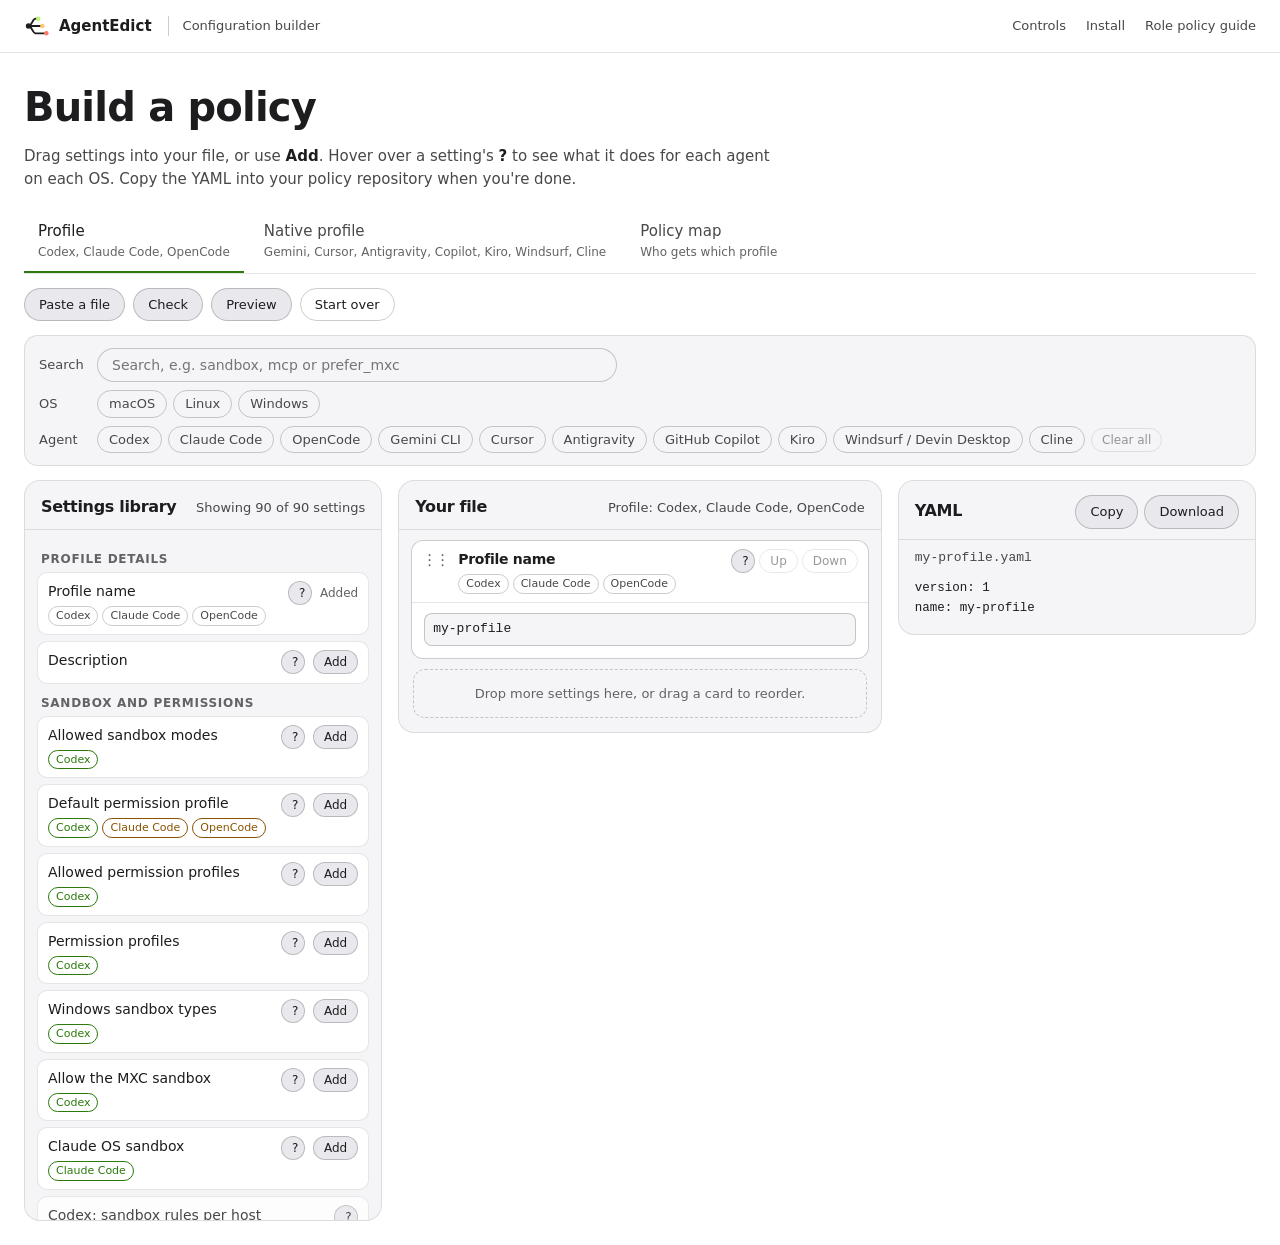
<file: public/builder/index.html>
<!doctype html>
<html lang="en">
<head>
  <meta charset="utf-8">
  <meta name="viewport" content="width=device-width, initial-scale=1">
  <meta name="color-scheme" content="dark light">
  <meta name="description" content="Build AgentEdict profiles and policy maps by drag and drop. See what every setting does for each AI coding agent on macOS, Linux and Windows, then copy the YAML.">
  <link rel="icon" href="../assets/favicon.svg" type="image/svg+xml">
  <link rel="icon" href="../assets/favicon-32.png" sizes="32x32" type="image/png">
  <title>AgentEdict Configuration Builder</title>
  <link rel="stylesheet" href="builder.css">
</head>
<body>
  <header class="nav">
    <div class="bar">
      <a class="brand" href="../" aria-label="AgentEdict home">
        <svg class="mark" viewBox="0 0 64 64" aria-hidden="true"><path d="M11 32C20 32 20 14 29 14H33M11 32H43M11 32C20 32 20 50 29 50H53" fill="none" stroke="currentColor" stroke-width="4.5" stroke-linecap="round" stroke-linejoin="round"/><circle cx="11" cy="32" r="6.5" fill="currentColor"/><circle cx="35" cy="14" r="5.5" fill="#b9fa72"/><circle cx="45" cy="32" r="5.5" fill="#ffc56b"/><circle cx="55" cy="50" r="5.5" fill="#ff7a6b"/></svg>
        AgentEdict
      </a>
      <span class="crumb">Configuration builder</span>
      <nav class="nav-links" aria-label="Main">
        <a href="../#controls">Controls</a>
        <a href="../#install">Install</a>
        <a href="https://github.com/ryandunton/agent-edict/blob/main/docs/role-policy.md">Role policy guide</a>
      </nav>
    </div>
  </header>

  <main id="app">
    <div class="intro">
      <h1>Build a policy</h1>
      <p class="lede">Drag settings into your file, or use <strong>Add</strong>. Hover over a setting's <strong>?</strong> to see what it does for each agent on each OS. Copy the YAML into your policy repository when you're done.</p>
    </div>
    <div class="notice" id="boot-file" role="alert" hidden>
      <h2>The builder can't run from a file on disk</h2>
      <p>Browsers block this page's scripts when it's opened straight from disk (a <code>file://</code> address), so the settings library stays empty. Open it through a web server instead. From the repository:</p>
      <pre class="code">make builder
python3 -m http.server --directory public 8000</pre>
      <p>Then go to <a href="http://localhost:8000/builder/">http://localhost:8000/builder/</a>, or use the published copy at <a href="https://agent-edict.com/builder/">agent-edict.com/builder</a>.</p>
    </div>
    <div class="notice" id="boot-server" role="alert" hidden>
      <h2>Some of the builder's files are missing</h2>
      <p>This site is missing scripts the builder needs, so the settings library can't start. Publish the whole <code>public/</code> folder with its subfolders, including <code>builder/js/</code>, and run <code>make builder</code> first: it creates <code>builder/edict.wasm</code>, <code>edict.wasm.gz</code> and <code>wasm_exec.js</code>. Uploading files one by one often skips some, so deploy from a build instead.</p>
      <p>The published copy is at <a href="https://agent-edict.com/builder/">agent-edict.com/builder</a>.</p>
    </div>
    <div class="tabs" role="tablist" aria-label="File to build" id="tabs"></div>
    <div class="toolbar" id="toolbar"></div>
    <section class="filters" id="filters" aria-label="Filter the settings library"></section>
    <div class="workspace">
      <section class="pane library" aria-labelledby="lib-h">
        <div class="pane-head"><h2 id="lib-h">Settings library</h2><p class="count" id="count" aria-live="polite"></p></div>
        <div class="pane-body" id="library"></div>
      </section>
      <section class="pane canvas" aria-labelledby="canvas-h" id="canvas-pane">
        <div class="pane-head"><h2 id="canvas-h">Your file</h2><p class="hint" id="canvas-hint"></p></div>
        <div class="pane-body"><ol class="cards" id="canvas" aria-label="Settings in your file"></ol><p class="drop-note" id="drop-note">Drop settings here.</p></div>
      </section>
      <section class="pane yaml" aria-labelledby="yaml-h">
        <div class="pane-head">
          <h2 id="yaml-h">YAML</h2>
          <div class="pane-actions"><button type="button" class="btn" id="copy">Copy</button><button type="button" class="btn" id="download">Download</button></div>
        </div>
        <p class="filename" id="filename"></p>
        <pre class="code" id="yaml" tabindex="0" aria-label="Generated YAML"><code></code></pre>
      </section>
    </div>
    <div class="help" id="help" role="region" aria-label="Setting details" hidden></div>
    <p class="sr-only" id="status" role="status" aria-live="polite"></p>
    <noscript><p class="error">The builder needs JavaScript.</p></noscript>
  </main>
  <script type="module" src="js/app.js" onerror="document.getElementById(location.protocol === 'file:' ? 'boot-file' : 'boot-server').hidden = false"></script>
</body>
</html>
</file>
<file: public/builder/builder.css>
:root {
  --bg: #000;
  --surface: #111113;
  --surface-2: #1a1a1d;
  --text: #f5f5f7;
  --text-2: #a1a1a6;
  --text-3: #8e8e93;
  --line: rgba(255,255,255,.1);
  --line-2: rgba(255,255,255,.18);
  --allow: #b9fa72;
  --deny: #ff7a6b;
  --hook: #ffc56b;
  --on-accent: #000;
  --sans: -apple-system, BlinkMacSystemFont, "SF Pro Text", "Segoe UI Variable Text", "Segoe UI", system-ui, Roboto, "Helvetica Neue", sans-serif;
  --mono: ui-monospace, "SF Mono", SFMono-Regular, "Cascadia Code", Menlo, Consolas, monospace;
  color-scheme: dark;
}
@media (prefers-color-scheme: light) {
  :root {
    --bg: #fff;
    --surface: #f5f5f7;
    --surface-2: #e8e8ed;
    --text: #1d1d1f;
    --text-2: #48484a;
    --text-3: #636366;
    --line: rgba(0,0,0,.1);
    --line-2: rgba(0,0,0,.2);
    --allow: #2b7a0b;
    --deny: #c0321c;
    --hook: #8a5300;
    --on-accent: #fff;
    color-scheme: light;
  }
}
*, *::before, *::after { box-sizing: border-box; }
html { -webkit-text-size-adjust: 100%; }
body { margin: 0; background: var(--bg); color: var(--text); font: 15px/1.5 var(--sans); -webkit-font-smoothing: antialiased; }
a { color: inherit; }
:focus-visible { outline: 2px solid var(--allow); outline-offset: 2px; border-radius: 6px; }
.sr-only { position: absolute; width: 1px; height: 1px; overflow: hidden; clip: rect(0 0 0 0); white-space: nowrap; }
h1, h2, h3 { margin: 0; letter-spacing: -.02em; }
code, pre, .mono { font-family: var(--mono); }

.nav { position: sticky; top: 0; z-index: 50; background: color-mix(in srgb, var(--bg) 80%, transparent); -webkit-backdrop-filter: blur(18px); backdrop-filter: blur(18px); border-bottom: 1px solid var(--line); }
.bar { display: flex; align-items: center; gap: 16px; min-height: 52px; padding: 0 24px; flex-wrap: wrap; }
.brand { display: inline-flex; align-items: center; gap: 9px; font-size: 15px; font-weight: 600; text-decoration: none; }
.mark { width: 26px; height: 26px; flex: none; }
.crumb { color: var(--text-2); font-size: 13px; padding-left: 14px; border-left: 1px solid var(--line-2); }
.nav-links { margin-left: auto; display: flex; gap: 20px; font-size: 13px; }
.nav-links a { color: var(--text-2); text-decoration: none; }
.nav-links a:hover { color: var(--text); }

main { padding: 24px; max-width: 1680px; margin: 0 auto; }
.intro h1 { font-size: clamp(28px, 3.4vw, 40px); }
.lede { color: var(--text-2); max-width: 760px; margin: 8px 0 20px; }
.lede strong { color: var(--text); }

.tabs { display: flex; gap: 6px; flex-wrap: wrap; border-bottom: 1px solid var(--line); }
.tab { appearance: none; border: 0; background: none; color: var(--text-2); font: inherit; padding: 10px 14px; border-bottom: 2px solid transparent; cursor: pointer; text-align: left; }
.tab small { display: block; font-size: 12px; color: var(--text-3); }
.tab[aria-selected="true"] { color: var(--text); border-bottom-color: var(--allow); }

.toolbar { display: flex; flex-wrap: wrap; gap: 8px; margin: 14px 0 0; }
.btn { appearance: none; font: inherit; font-size: 13px; color: var(--text); background: var(--surface-2); border: 1px solid var(--line-2); border-radius: 980px; padding: 6px 14px; cursor: pointer; }
.btn:hover { border-color: var(--text-2); }
.btn.primary { background: var(--text); color: var(--bg); border-color: var(--text); }
.btn.small { padding: 2px 10px; font-size: 12px; }
.btn.ghost { background: none; }
.btn[disabled] { opacity: .45; cursor: default; }

.filters { display: grid; gap: 8px; margin: 14px 0; padding: 12px 14px; background: var(--surface); border: 1px solid var(--line); border-radius: 14px; }
.filter-row { display: flex; flex-wrap: wrap; align-items: center; gap: 6px; }
.filter-row > span { color: var(--text-2); font-size: 13px; min-width: 52px; }
.filter-row input[type="search"] { flex: 1; min-width: 0; max-width: 520px; font-family: var(--sans); font-size: 14px; border-radius: 980px; padding: 6px 14px; }
.toggle { appearance: none; font: inherit; font-size: 13px; color: var(--text-2); background: none; border: 1px solid var(--line-2); border-radius: 980px; padding: 3px 11px; cursor: pointer; }
.toggle[aria-pressed="true"] { color: var(--on-accent); background: var(--allow); border-color: var(--allow); }

.workspace { display: grid; grid-template-columns: minmax(0, 1fr) minmax(0, 1.35fr) minmax(0, 1fr); gap: 16px; align-items: start; }
.pane { background: var(--surface); border: 1px solid var(--line); border-radius: 16px; min-width: 0; display: flex; flex-direction: column; }
.pane-head { display: flex; flex-wrap: wrap; align-items: baseline; justify-content: space-between; gap: 6px 12px; padding: 14px 16px 10px; border-bottom: 1px solid var(--line); }
.pane-head h2 { font-size: 16px; }
.pane-body { padding: 10px 12px 14px; overflow: auto; max-height: calc(100vh - 210px); }
.pane-actions { display: flex; gap: 6px; }
.count, .hint, .filename { margin: 0; color: var(--text-2); font-size: 13px; }
.filename { padding: 8px 16px 0; font-family: var(--mono); }

.elsewhere { margin: 2px 4px 8px; font-size: 13px; color: var(--text-2); }
.topic { margin: 10px 4px 4px; font-size: 12px; text-transform: uppercase; letter-spacing: .06em; color: var(--text-3); }
.lib-list { list-style: none; margin: 0; padding: 0; display: grid; gap: 6px; }
.lib-item { display: flex; align-items: flex-start; gap: 8px; padding: 8px 10px; border: 1px solid var(--line); border-radius: 10px; background: var(--bg); }
.lib-item[draggable="true"] { cursor: grab; }
.lib-item.unsupported { opacity: .8; }
.lib-main { flex: 1; min-width: 0; }
.lib-title { display: block; font-size: 14px; overflow-wrap: anywhere; }
.chips { display: flex; flex-wrap: wrap; gap: 4px; margin-top: 4px; }
.chip { font-size: 11px; line-height: 1.6; padding: 0 7px; border-radius: 980px; border: 1px solid var(--line-2); color: var(--text-2); white-space: nowrap; }
.chip.enforced { border-color: var(--allow); color: var(--allow); }
.chip.partial { border-color: var(--hook); color: var(--hook); }
.label { display: inline-block; margin-top: 4px; font-size: 11px; padding: 0 7px; border-radius: 4px; background: var(--surface-2); color: var(--text-2); }
.info { flex: none; width: 24px; height: 24px; padding: 0; border-radius: 50%; }
.added { font-size: 12px; color: var(--text-3); padding-top: 3px; }

.cards { list-style: none; margin: 0; padding: 0; display: grid; gap: 10px; min-height: 60px; }
.card { border: 1px solid var(--line-2); border-radius: 12px; background: var(--bg); }
.card.drop-before { box-shadow: 0 -3px 0 var(--allow); }
.card-head { display: flex; flex-wrap: wrap; align-items: flex-start; gap: 6px 10px; padding: 8px 10px; border-bottom: 1px solid var(--line); cursor: grab; }
.card-title { flex: 1; min-width: 160px; }
.card-title h3 { font-size: 14px; font-weight: 600; overflow-wrap: anywhere; }
.card-actions { display: flex; flex: none; gap: 4px; align-items: center; }
/* The card title names the top-level control, so its own label is for screen readers only. */
.card-body > .field > label:first-child, .card-body > fieldset > legend { position: absolute; width: 1px; height: 1px; overflow: hidden; clip: rect(0 0 0 0); white-space: nowrap; }
.grip { color: var(--text-3); letter-spacing: -2px; user-select: none; }
.card-body { padding: 10px 12px 12px; display: grid; gap: 8px; }
.drop-note { margin: 10px 2px 0; padding: 14px; border: 1px dashed var(--line-2); border-radius: 12px; color: var(--text-3); text-align: center; font-size: 13px; }
.canvas.dragging .drop-note, .canvas.dragging .cards:empty { border-color: var(--allow); color: var(--text); }

.field { display: grid; gap: 4px; min-width: 0; }
.field > label, .field > .field-label, legend { font-size: 12px; color: var(--text-2); }
fieldset { margin: 0; padding: 8px 10px 10px; border: 1px solid var(--line); border-radius: 10px; display: grid; gap: 8px; min-width: 0; }
input[type="text"], input[type="number"], input[type="search"], select, textarea { width: 100%; font: 13px/1.45 var(--mono); color: var(--text); background: var(--surface); border: 1px solid var(--line-2); border-radius: 8px; padding: 6px 8px; }
textarea { resize: vertical; min-height: 64px; }
input[aria-invalid="true"], textarea[aria-invalid="true"] { border-color: var(--deny); }
.field-error { color: var(--deny); font-size: 12px; margin: 0; }
.checks { display: flex; flex-wrap: wrap; gap: 4px 14px; }
.checks label, .switch { display: inline-flex; align-items: center; gap: 6px; font-size: 13px; }
.entry { display: grid; gap: 6px; padding: 8px; border: 1px solid var(--line); border-radius: 10px; }
.entry-head { display: flex; flex-wrap: wrap; align-items: center; gap: 6px; }
.entry-head input { flex: 1; min-width: 120px; width: auto; }
.entry-head .entry-title { flex: 1; font-size: 12px; color: var(--text-2); }
.add-row { display: flex; gap: 6px; flex-wrap: wrap; }
.add-row input { flex: 1; min-width: 120px; width: auto; }
.os-split { display: grid; gap: 8px; grid-template-columns: repeat(auto-fit, minmax(150px, 1fr)); }
.rules { display: grid; gap: 10px; }
.rule.drop-before { box-shadow: 0 -3px 0 var(--allow); }
.rule-head { cursor: grab; }
.rule-grid { display: grid; gap: 8px; grid-template-columns: repeat(auto-fit, minmax(160px, 1fr)); }
.rule-grid .priority { width: 90px; }
.group-hints { list-style: none; margin: 2px 0 0; padding: 0; font-size: 12px; color: var(--text-2); display: grid; gap: 2px; overflow-wrap: anywhere; }
.group-hints code { color: var(--text); }
output.fixed { font-family: var(--mono); font-size: 13px; color: var(--text-2); }

.code { margin: 0; padding: 12px 16px 16px; overflow: auto; max-height: calc(100vh - 250px); font-size: 12.5px; line-height: 1.55; white-space: pre; }

.help { position: fixed; z-index: 100; width: min(460px, calc(100vw - 32px)); max-height: min(70vh, 640px); overflow: auto; padding: 14px 16px; background: var(--surface-2); border: 1px solid var(--line-2); border-radius: 14px; box-shadow: 0 20px 60px rgba(0,0,0,.45); font-size: 13px; }
.help h3 { font-size: 15px; margin-bottom: 4px; }
.help p { margin: 6px 0; }
.help table { width: 100%; border-collapse: collapse; margin: 8px 0; font-size: 12px; }
.help th, .help td { text-align: left; vertical-align: top; padding: 4px 6px; border-bottom: 1px solid var(--line); }
.help th { color: var(--text-2); font-weight: 500; }
.help td.enforced { color: var(--allow); }
.help td.partial { color: var(--hook); }
.help td.muted { color: var(--text-3); }
.help .writes { display: block; color: var(--text-3); font-family: var(--mono); font-size: 11px; overflow-wrap: anywhere; }
.help ol { margin: 4px 0; padding-left: 20px; color: var(--text-2); }
.help .close { float: right; }
.help .sources { color: var(--text-2); }

.error { color: var(--deny); }
.notice { margin: 0 0 18px; padding: 14px 18px; border: 1px solid var(--deny); border-radius: 14px; background: var(--surface); max-width: 860px; }
.notice h2 { font-size: 17px; margin-bottom: 6px; }
.notice p { margin: 8px 0; color: var(--text-2); }
.notice .code { max-height: none; padding: 10px 12px; background: var(--bg); border-radius: 8px; }
.small { font-size: 12px; }

.checks-panel { margin: 14px 0 0; padding: 12px 16px; background: var(--surface); border: 1px solid var(--line-2); border-radius: 14px; }
.checks-head { display: flex; flex-wrap: wrap; align-items: baseline; gap: 6px 14px; }
.checks-head h2 { font-size: 16px; }
.checks-head .btn { margin-left: auto; }
.problems, .agents { margin: 10px 0 0; padding-left: 20px; display: grid; gap: 6px; }
.problem .sev { font-weight: 600; }
.problem.error .sev { color: var(--deny); }
.problem.warning .sev { color: var(--hook); }
.problem .btn { margin-left: 8px; }
.agents ul { margin: 4px 0; padding-left: 18px; color: var(--text-2); overflow-wrap: anywhere; }

.dialog { width: min(760px, calc(100vw - 32px)); max-height: calc(100vh - 48px); padding: 18px 20px; color: var(--text); background: var(--surface-2); border: 1px solid var(--line-2); border-radius: 16px; }
.dialog.wide { width: min(980px, calc(100vw - 32px)); }
.dialog::backdrop { background: rgba(0,0,0,.6); }
.dialog h2 { font-size: 18px; }
.dialog textarea { min-height: 260px; }
.dialog-out { margin: 10px 0; display: grid; gap: 8px; }
.dialog-out ul { margin: 0; padding-left: 20px; }
.dialog-controls, .dialog-actions { display: flex; flex-wrap: wrap; gap: 8px; margin-top: 10px; }
.dialog-controls select { width: auto; }
.preview-file { margin: 0; border: 1px solid var(--line); border-radius: 10px; overflow: hidden; }
.preview-file figcaption { padding: 6px 12px; font-size: 12px; color: var(--text-2); border-bottom: 1px solid var(--line); overflow-wrap: anywhere; }
.preview-file .code { max-height: 50vh; background: var(--bg); }

@media (max-width: 1100px) {
  .workspace { grid-template-columns: minmax(0, 1fr) minmax(0, 1fr); }
  .pane.yaml { grid-column: 1 / -1; }
}
@media (max-width: 760px) {
  main { padding: 16px; }
  .bar { padding: 0 16px; }
  .nav-links { display: none; }
  .workspace { grid-template-columns: minmax(0, 1fr); }
  .pane-body, .code { max-height: none; }
  .library .pane-body { max-height: 60vh; }
  .help { left: 16px !important; right: 16px; bottom: 16px; top: auto !important; width: auto; }
}
</file>
